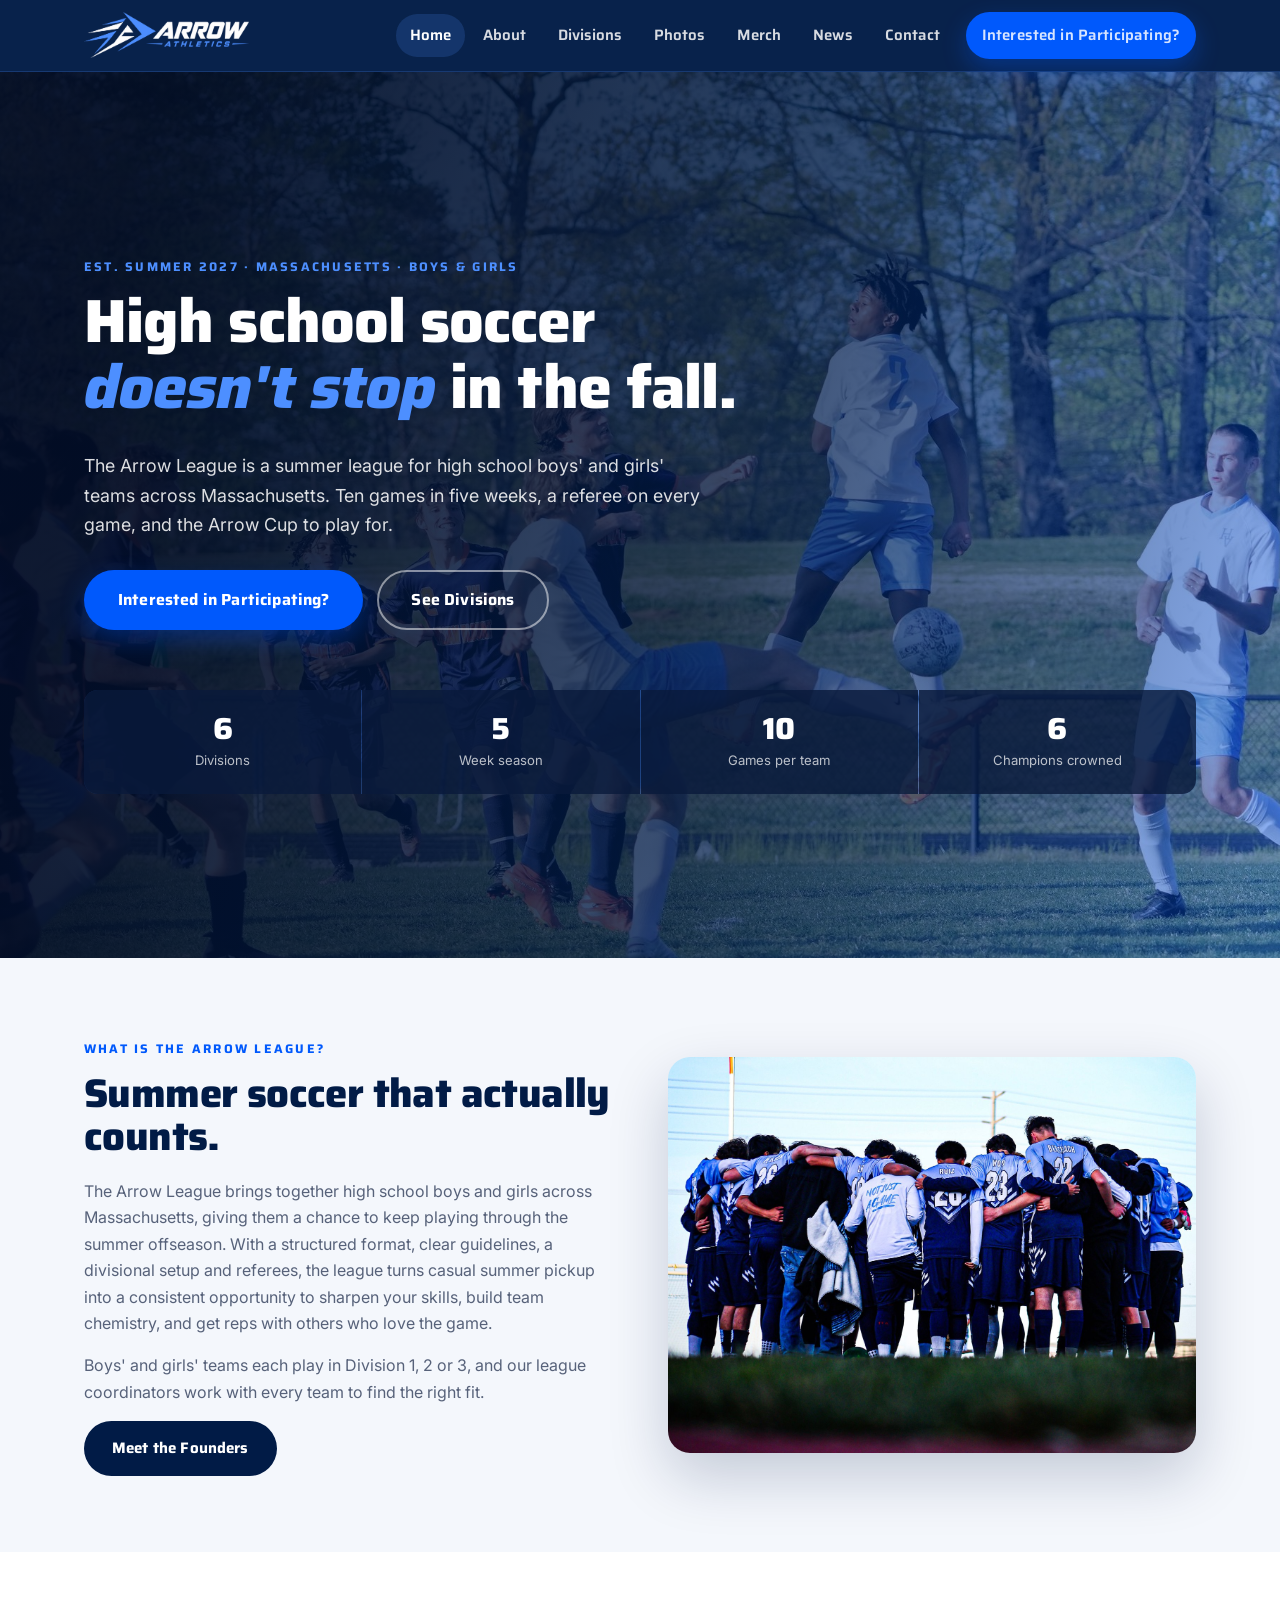
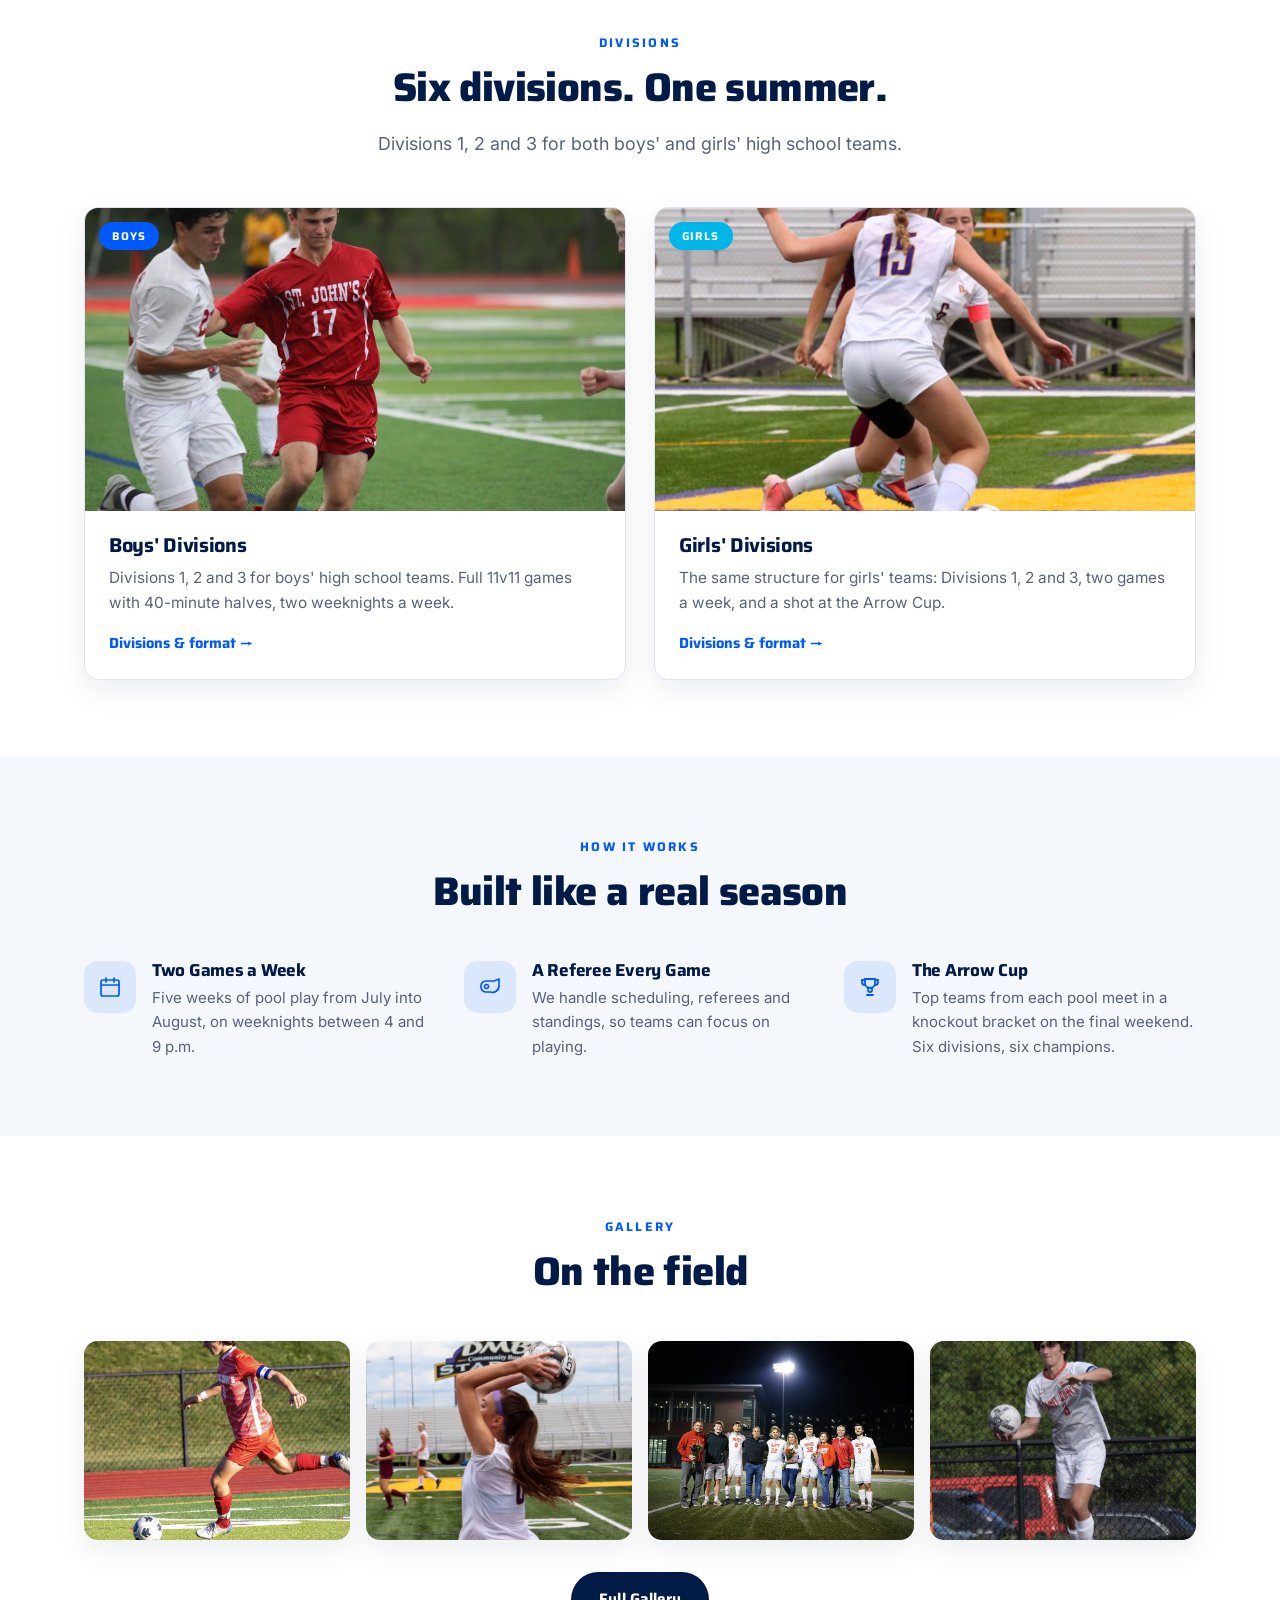
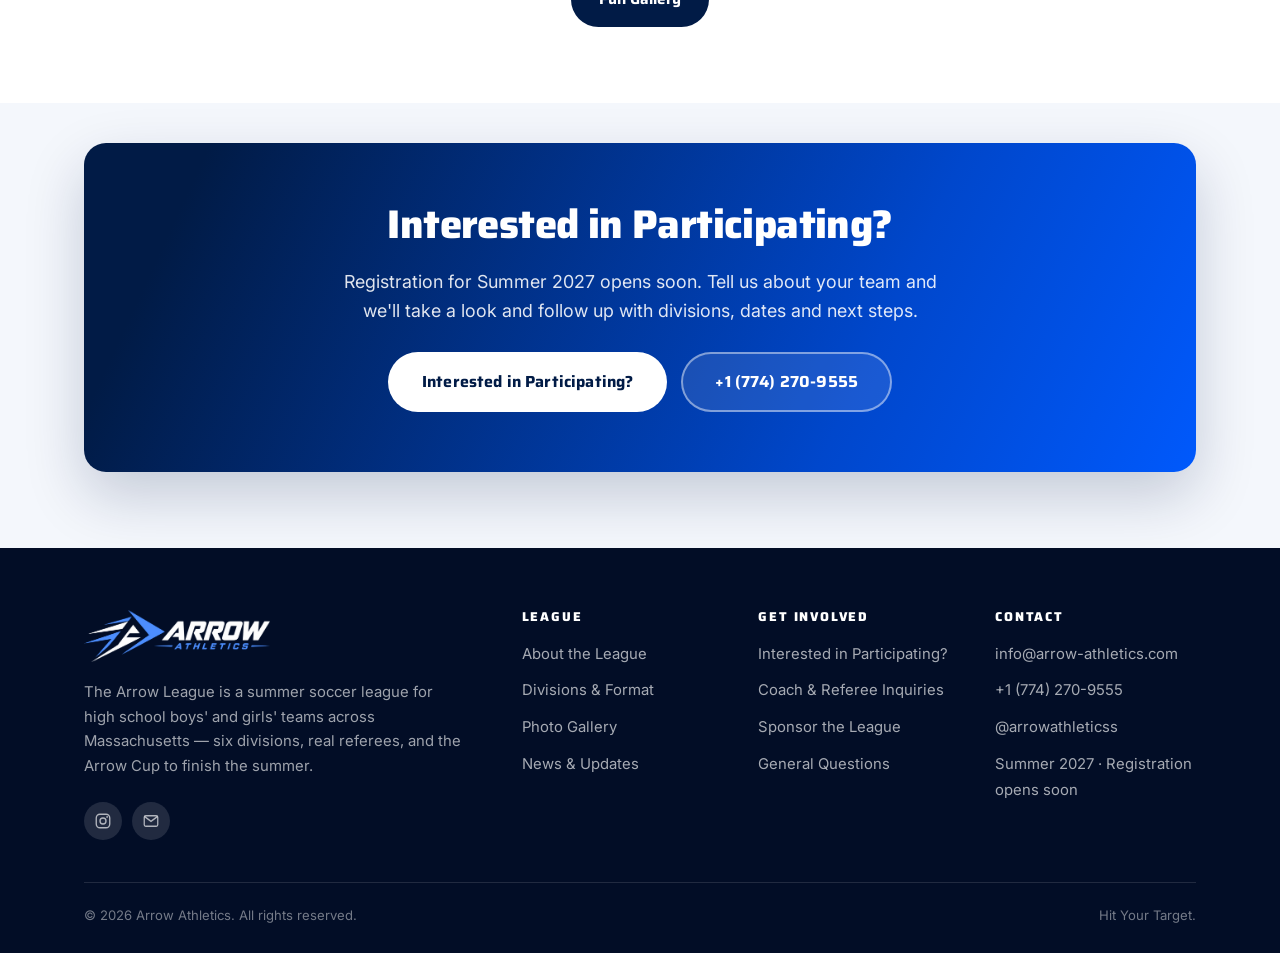
<file: index.html>
<!doctype html>
<html lang="en">
<head>
<meta charset="UTF-8">
<meta name="viewport" content="width=device-width, initial-scale=1.0">
<title>Home | Arrow Athletics</title>
<meta name="description" content="The Arrow League is a summer soccer league for high school boys' and girls' teams across Massachusetts: six divisions, ten games in five weeks, and the Arrow Cup.">
<link rel="icon" href="images/favicon.png" type="image/png">
<link rel="apple-touch-icon" href="images/apple-touch-icon.png">
<link rel="preconnect" href="https://fonts.googleapis.com">
<link rel="preconnect" href="https://fonts.gstatic.com" crossorigin>
<link href="https://fonts.googleapis.com/css2?family=Saira:ital,wght@0,500;0,600;0,700;0,800;1,700;1,800&family=Inter:wght@400;500;600&display=swap" rel="stylesheet">
<link rel="stylesheet" href="css/style.css">
<meta property="og:title" content="Home | Arrow Athletics">
<meta property="og:description" content="The Arrow League is a summer soccer league for high school boys' and girls' teams across Massachusetts: six divisions, ten games in five weeks, and the Arrow Cup.">
<meta property="og:image" content="https://arrow-athletics.com/images/logo.png">
<meta property="og:type" content="website">
<meta name="theme-color" content="#011B46">
</head>
<body>
<a class="skip-link" href="#main">Skip to content</a>
<header class="site-header">
  <div class="nav-wrap">
    <a href="index.html" class="brand" aria-label="Arrow Athletics home">
      <img src="images/logo-white.png" alt="Arrow Athletics" class="brand-logo">
    </a>
    <nav>
      <ul class="nav-links">
        <li><a href="index.html" class="active">Home</a></li>
        <li><a href="about.html">About</a></li>
        <li><a href="programs.html">Divisions</a></li>
        <li><a href="photos.html">Photos</a></li>
        <li><a href="merch.html">Merch</a></li>
        <li><a href="blog.html">News</a></li>
        <li><a href="contact.html">Contact</a></li>
        <li class="nav-cta"><a href="register.html" class="btn btn-primary btn-sm">Interested in Participating?</a></li>
      </ul>
    </nav>
    <button class="nav-toggle" aria-label="Toggle navigation" aria-expanded="false">
      <span></span><span></span><span></span>
    </button>
  </div>
</header>
<main id="main">

<section class="hero">
  <div class="hero-bg" style="background-image:url('images/hero.jpg')"></div>
  <div class="hero-overlay"></div>
  <div class="hero-inner">
    <p class="eyebrow light">Est. Summer 2027 &middot; Massachusetts &middot; Boys &amp; Girls</p>
    <h1>High school soccer<br><span class="accent">doesn't stop</span> in the fall.</h1>
    <p class="lede">The Arrow League is a summer league for high school boys' and girls' teams across Massachusetts. Ten games in five weeks, a referee on every game, and the Arrow Cup to play for.</p>
    <div class="hero-actions">
      <a href="register.html" class="btn btn-primary btn-lg">Interested in Participating?</a>
      <a href="programs.html" class="btn btn-outline btn-lg">See Divisions</a>
    </div>
    <div class="stat-strip">
      <div class="stat-item"><strong>6</strong><span>Divisions</span></div>
      <div class="stat-item"><strong>5</strong><span>Week season</span></div>
      <div class="stat-item"><strong>10</strong><span>Games per team</span></div>
      <div class="stat-item"><strong>6</strong><span>Champions crowned</span></div>
    </div>
  </div>
</section>

<section>
  <div class="container">
    <div class="split">
      <div>
        <p class="eyebrow">What is the Arrow League?</p>
        <h2>Summer soccer that actually counts.</h2>
        <p>The Arrow League brings together high school boys and girls across Massachusetts, giving them a chance to keep playing through the summer offseason. With a structured format, clear guidelines, a divisional setup and referees, the league turns casual summer pickup into a consistent opportunity to sharpen your skills, build team chemistry, and get reps with others who love the game.</p>
        <p>Boys' and girls' teams each play in Division 1, 2 or 3, and our league coordinators work with every team to find the right fit.</p>
        <a href="about.html" class="btn btn-navy">Meet the Founders</a>
      </div>
      <div class="split-media">
        <img src="images/about.jpg" alt="High school team huddle before a game" loading="lazy">
      </div>
    </div>
  </div>
</section>

<section class="band">
  <div class="container">
    <div class="center stack">
      <p class="eyebrow">Divisions</p>
      <h2>Six divisions. One summer.</h2>
      <p class="lede mx-auto">Divisions 1, 2 and 3 for both boys' and girls' high school teams.</p>
    </div>
    <div class="grid grid-2">
      <article class="card card-feature">
        <a class="card-media" href="programs.html#boys"><img src="images/gallery/gallery-16.jpg" alt="Boys high school soccer action" loading="lazy"><span class="tag tag-boys">Boys</span></a>
        <div class="card-body">
          <h3>Boys' Divisions</h3>
          <p>Divisions 1, 2 and 3 for boys' high school teams. Full 11v11 games with 40-minute halves, two weeknights a week.</p>
          <a class="more-link" href="programs.html#boys">Divisions &amp; format &rarr;</a>
        </div>
      </article>
      <article class="card card-feature">
        <a class="card-media" href="programs.html#girls"><img src="images/gallery/gallery-3.jpg" alt="Girls high school soccer action" loading="lazy"><span class="tag tag-girls">Girls</span></a>
        <div class="card-body">
          <h3>Girls' Divisions</h3>
          <p>The same structure for girls' teams: Divisions 1, 2 and 3, two games a week, and a shot at the Arrow Cup.</p>
          <a class="more-link" href="programs.html#girls">Divisions &amp; format &rarr;</a>
        </div>
      </article>
    </div>
  </div>
</section>

<section>
  <div class="container">
    <div class="center stack">
      <p class="eyebrow">How it works</p>
      <h2>Built like a real season</h2>
    </div>
    <div class="grid grid-3">
      <div class="feature">
        <div class="feature-icon"><svg width="24" height="24" viewBox="0 0 24 24" fill="none"><rect x="3" y="5" width="18" height="16" rx="2" stroke="currentColor" stroke-width="1.7"/><path d="M3 10h18M8 3v4M16 3v4" stroke="currentColor" stroke-width="1.7" stroke-linecap="round"/></svg></div>
        <div><h3>Two Games a Week</h3><p>Five weeks of pool play from July into August, on weeknights between 4 and 9 p.m.</p></div>
      </div>
      <div class="feature">
        <div class="feature-icon"><svg width="24" height="24" viewBox="0 0 24 24" fill="none"><path d="M3 11a5 5 0 015-5h8l5-2v6.5A6.5 6.5 0 0112.5 17H8a5 5 0 01-5-5z" stroke="currentColor" stroke-width="1.7" stroke-linejoin="round"/><circle cx="8.5" cy="11.5" r="2" stroke="currentColor" stroke-width="1.6"/></svg></div>
        <div><h3>A Referee Every Game</h3><p>We handle scheduling, referees and standings, so teams can focus on playing.</p></div>
      </div>
      <div class="feature">
        <div class="feature-icon"><svg width="24" height="24" viewBox="0 0 24 24" fill="none"><path d="M7 4h10v4a5 5 0 01-10 0V4z" stroke="currentColor" stroke-width="1.8"/><path d="M7 5H4v2a3 3 0 003 3M17 5h3v2a3 3 0 01-3 3" stroke="currentColor" stroke-width="1.8" stroke-linecap="round"/><path d="M10 13v2a2 2 0 002 2 2 2 0 002-2v-2M9 20h6" stroke="currentColor" stroke-width="1.8" stroke-linecap="round"/></svg></div>
        <div><h3>The Arrow Cup</h3><p>Top teams from each pool meet in a knockout bracket on the final weekend. Six divisions, six champions.</p></div>
      </div>
    </div>
  </div>
</section>

<section class="band">
  <div class="container">
    <div class="center stack">
      <p class="eyebrow">Gallery</p>
      <h2>On the field</h2>
    </div>
    <div class="grid grid-4 tight">
      <a href="photos.html" class="thumb"><img src="images/gallery/gallery-18.jpg" alt="High school soccer photo" loading="lazy"></a><a href="photos.html" class="thumb"><img src="images/gallery/gallery-5.jpg" alt="High school soccer photo" loading="lazy"></a><a href="photos.html" class="thumb"><img src="images/gallery/gallery-15.jpg" alt="High school soccer photo" loading="lazy"></a><a href="photos.html" class="thumb"><img src="images/gallery/gallery-17.jpg" alt="High school soccer photo" loading="lazy"></a>
    </div>
    <div class="center" style="margin-top:32px;"><a href="photos.html" class="btn btn-navy">Full Gallery</a></div>
  </div>
</section>

<section class="section-tight">
  <div class="container">
    <div class="cta-banner">
      <h2>Interested in Participating?</h2>
      <p class="lede mx-auto">Registration for Summer 2027 opens soon. Tell us about your team and we'll take a look and follow up with divisions, dates and next steps.</p>
      <div class="cta-actions">
        <a href="register.html" class="btn btn-white btn-lg">Interested in Participating?</a>
        <a href="tel:+17742709555" class="btn btn-ghost btn-lg">+1 (774) 270-9555</a>
      </div>
    </div>
  </div>
</section>
</main>
<footer class="site-footer">
  <div class="container">
    <div class="footer-grid">
      <div>
        <img src="images/logo-white.png" alt="Arrow Athletics" class="footer-logo">
        <p>The Arrow League is a summer soccer league for high school boys' and girls' teams across Massachusetts &mdash; six divisions, real referees, and the Arrow Cup to finish the summer.</p>
        <div class="social-row">
          <a href="https://instagram.com/arrowathleticss" aria-label="Instagram" title="@arrowathleticss on Instagram" target="_blank" rel="noopener">
            <svg width="18" height="18" viewBox="0 0 24 24" fill="none"><rect x="3" y="3" width="18" height="18" rx="5" stroke="currentColor" stroke-width="1.8"/><circle cx="12" cy="12" r="4" stroke="currentColor" stroke-width="1.8"/><circle cx="17.5" cy="6.5" r="1.2" fill="currentColor"/></svg>
          </a>
          <a href="mailto:info@arrow-athletics.com" aria-label="Email us" title="Email us">
            <svg width="18" height="18" viewBox="0 0 24 24" fill="none"><rect x="3" y="5" width="18" height="14" rx="2" stroke="currentColor" stroke-width="1.7"/><path d="M4 6.5l8 6 8-6" stroke="currentColor" stroke-width="1.7" stroke-linecap="round"/></svg>
          </a>
        </div>
      </div>
      <div>
        <h4>League</h4>
        <ul>
          <li><a href="about.html">About the League</a></li>
          <li><a href="programs.html">Divisions &amp; Format</a></li>
          <li><a href="photos.html">Photo Gallery</a></li>
          <li><a href="blog.html">News &amp; Updates</a></li>
        </ul>
      </div>
      <div>
        <h4>Get Involved</h4>
        <ul>
          <li><a href="register.html">Interested in Participating?</a></li>
          <li><a href="contact.html">Coach &amp; Referee Inquiries</a></li>
          <li><a href="contact.html">Sponsor the League</a></li>
          <li><a href="contact.html">General Questions</a></li>
        </ul>
      </div>
      <div>
        <h4>Contact</h4>
        <ul>
          <li><a href="mailto:info@arrow-athletics.com">info@arrow-athletics.com</a></li>
          <li><a href="tel:+17742709555">+1 (774) 270-9555</a></li>
          <li><a href="https://instagram.com/arrowathleticss" target="_blank" rel="noopener">@arrowathleticss</a></li>
          <li><span>Summer 2027 &middot; Registration opens soon</span></li>
        </ul>
      </div>
    </div>
    <div class="footer-bottom">
      <span>&copy; <span data-year>2026</span> Arrow Athletics. All rights reserved.</span>
      <span>Hit Your Target.</span>
    </div>
  </div>
</footer>
<script src="js/main.js"></script>
</body>
</html>
</file>
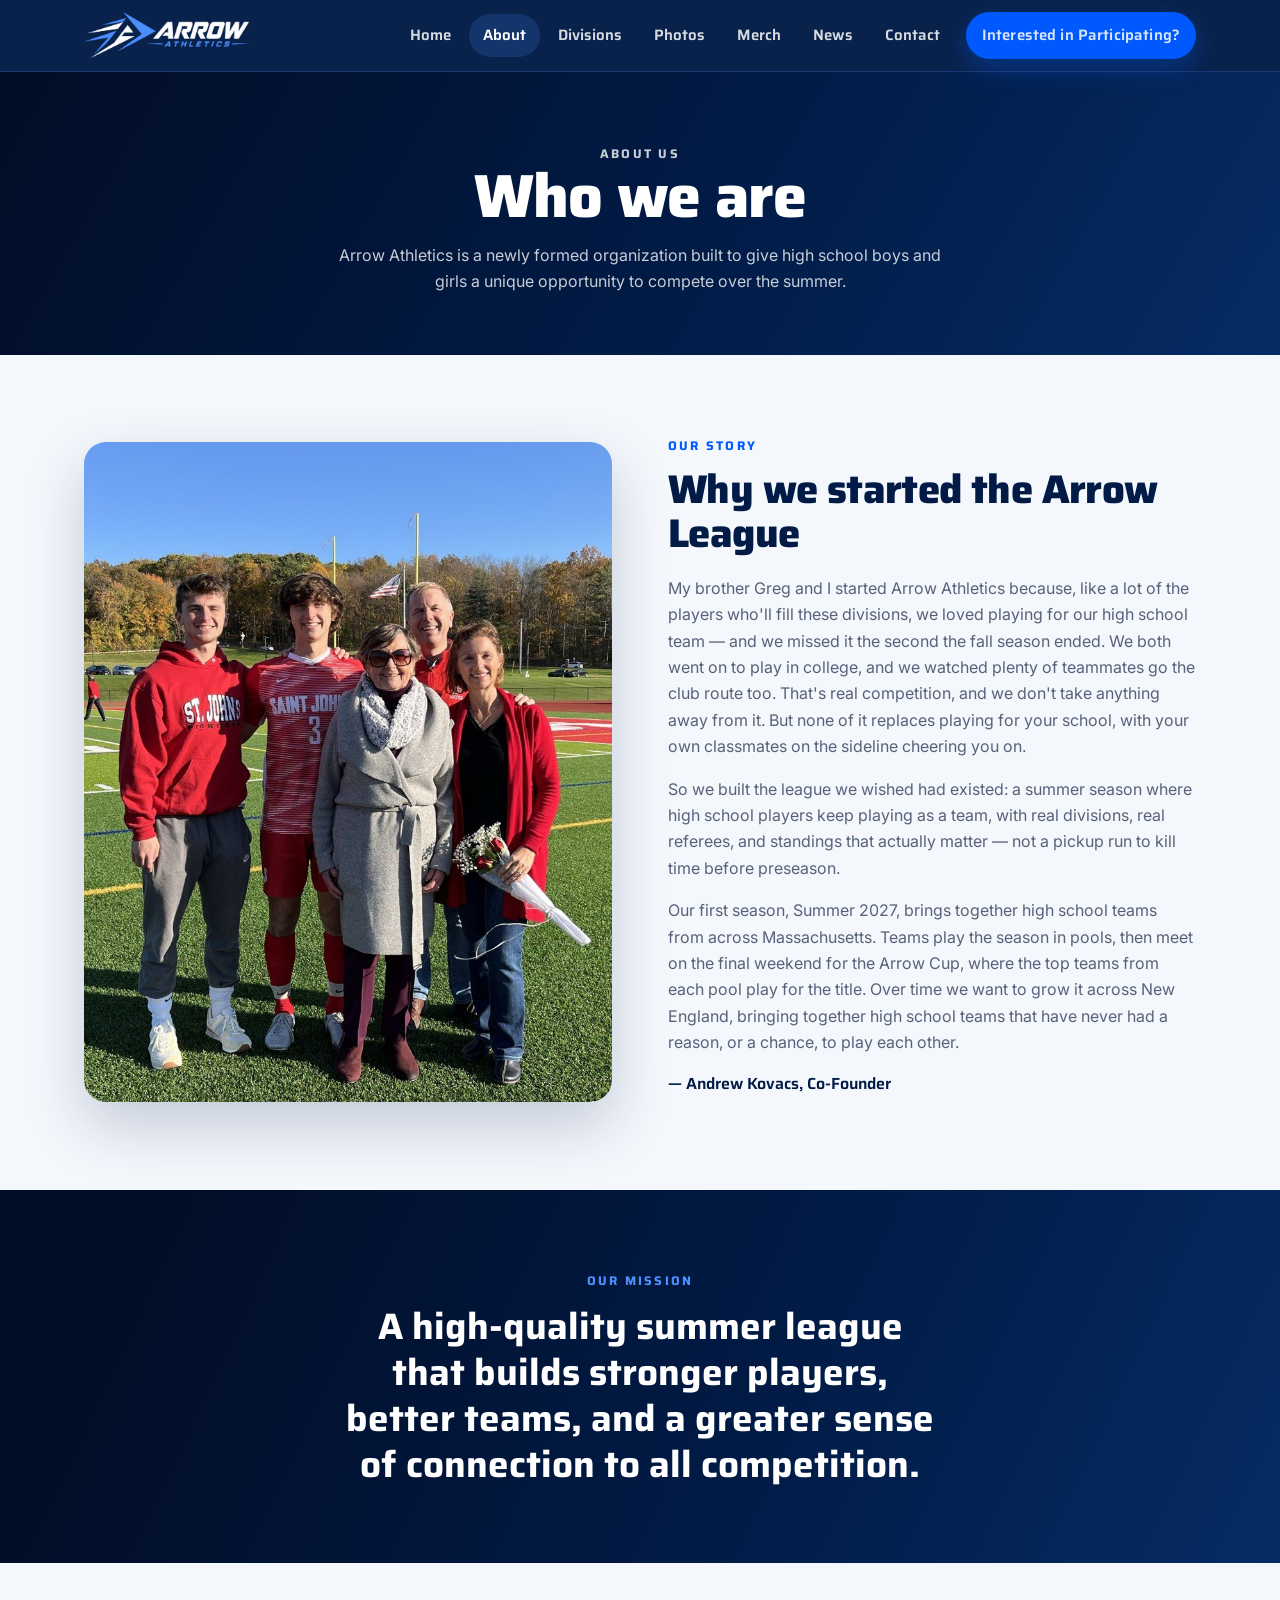
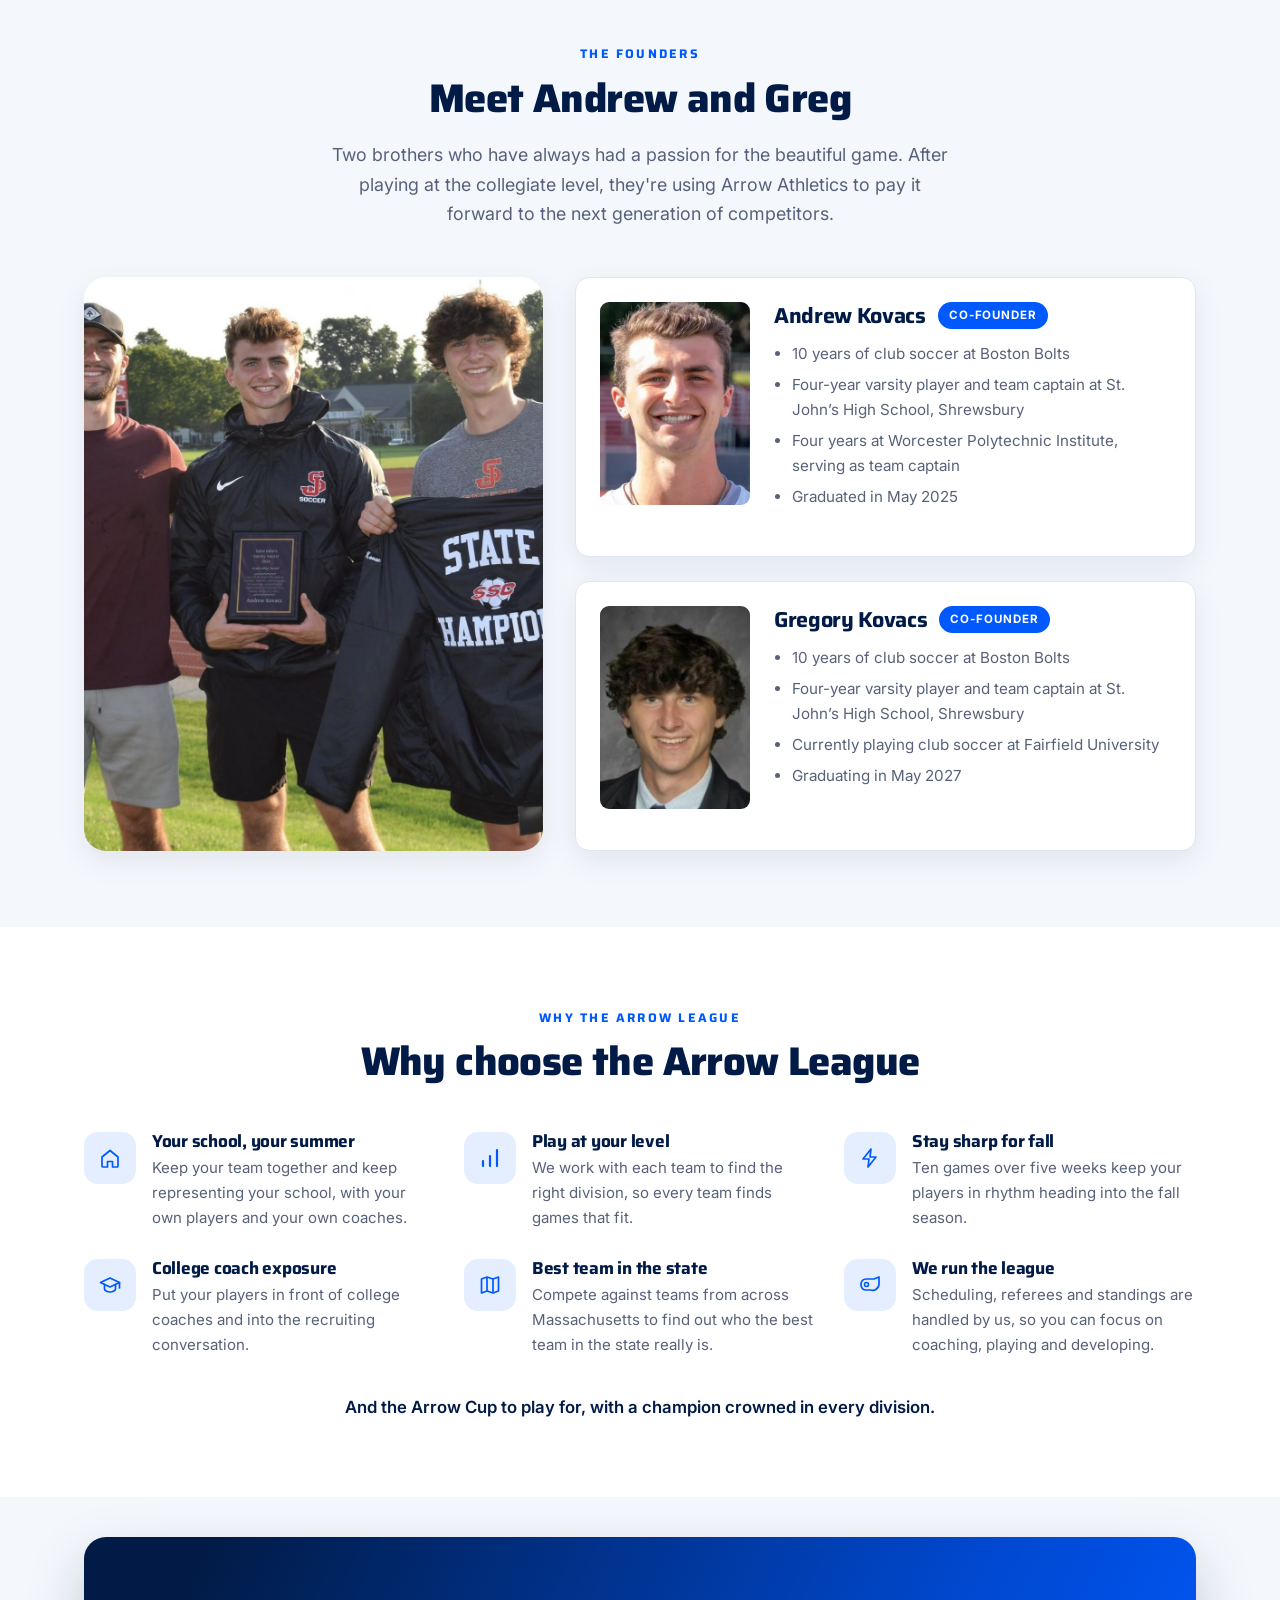
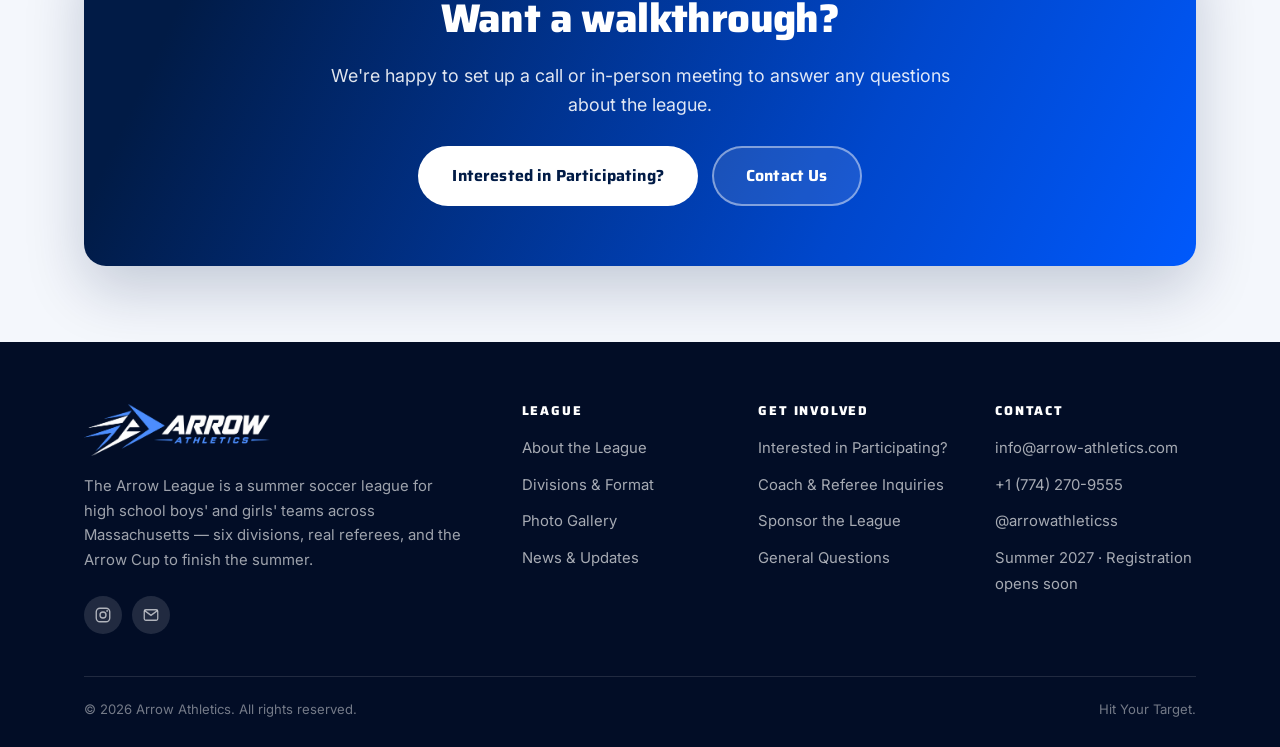
<file: about.html>
<!doctype html>
<html lang="en">
<head>
<meta charset="UTF-8">
<meta name="viewport" content="width=device-width, initial-scale=1.0">
<title>About | Arrow Athletics</title>
<meta name="description" content="Who we are: Arrow Athletics was founded by brothers Andrew and Greg Kovacs to give high school players in Massachusetts a real summer league.">
<link rel="icon" href="images/favicon.png" type="image/png">
<link rel="apple-touch-icon" href="images/apple-touch-icon.png">
<link rel="preconnect" href="https://fonts.googleapis.com">
<link rel="preconnect" href="https://fonts.gstatic.com" crossorigin>
<link href="https://fonts.googleapis.com/css2?family=Saira:ital,wght@0,500;0,600;0,700;0,800;1,700;1,800&family=Inter:wght@400;500;600&display=swap" rel="stylesheet">
<link rel="stylesheet" href="css/style.css">
<meta property="og:title" content="About | Arrow Athletics">
<meta property="og:description" content="Who we are: Arrow Athletics was founded by brothers Andrew and Greg Kovacs to give high school players in Massachusetts a real summer league.">
<meta property="og:image" content="https://arrow-athletics.com/images/logo.png">
<meta property="og:type" content="website">
<meta name="theme-color" content="#011B46">
</head>
<body>
<a class="skip-link" href="#main">Skip to content</a>
<header class="site-header">
  <div class="nav-wrap">
    <a href="index.html" class="brand" aria-label="Arrow Athletics home">
      <img src="images/logo-white.png" alt="Arrow Athletics" class="brand-logo">
    </a>
    <nav>
      <ul class="nav-links">
        <li><a href="index.html">Home</a></li>
        <li><a href="about.html" class="active">About</a></li>
        <li><a href="programs.html">Divisions</a></li>
        <li><a href="photos.html">Photos</a></li>
        <li><a href="merch.html">Merch</a></li>
        <li><a href="blog.html">News</a></li>
        <li><a href="contact.html">Contact</a></li>
        <li class="nav-cta"><a href="register.html" class="btn btn-primary btn-sm">Interested in Participating?</a></li>
      </ul>
    </nav>
    <button class="nav-toggle" aria-label="Toggle navigation" aria-expanded="false">
      <span></span><span></span><span></span>
    </button>
  </div>
</header>
<main id="main">

<section class="page-hero">
  <div class="container">
    <p class="breadcrumb">About Us</p>
    <h1>Who we are</h1>
    <p>Arrow Athletics is a newly formed organization built to give high school boys and girls a unique opportunity to compete over the summer.</p>
  </div>
</section>

<section>
  <div class="container">
    <div class="split">
      <div class="split-media">
        <img class="tall-photo" src="images/gallery/gallery-13.jpg" alt="Two St. John's players with family on the field on a fall day" loading="lazy">
      </div>
      <div>
        <p class="eyebrow">Our Story</p>
        <h2>Why we started the Arrow League</h2>
        <p>My brother Greg and I started Arrow Athletics because, like a lot of the players who'll fill these divisions, we loved playing for our high school team &mdash; and we missed it the second the fall season ended. We both went on to play in college, and we watched plenty of teammates go the club route too. That's real competition, and we don't take anything away from it. But none of it replaces playing for your school, with your own classmates on the sideline cheering you on.</p>
        <p>So we built the league we wished had existed: a summer season where high school players keep playing as a team, with real divisions, real referees, and standings that actually matter &mdash; not a pickup run to kill time before preseason.</p>
        <p>Our first season, Summer 2027, brings together high school teams from across Massachusetts. Teams play the season in pools, then meet on the final weekend for the Arrow Cup, where the top teams from each pool play for the title. Over time we want to grow it across New England, bringing together high school teams that have never had a reason, or a chance, to play each other.</p>
        <p class="signoff">&mdash; Andrew Kovacs, Co-Founder</p>
      </div>
    </div>
  </div>
</section>

<section class="mission-band">
  <div class="container narrow center">
    <p class="eyebrow light">Our Mission</p>
    <p class="mission-text">A high-quality summer league that builds stronger players, better teams, and a greater sense of connection to all competition.</p>
  </div>
</section>

<section>
  <div class="container">
    <div class="center stack">
      <p class="eyebrow">The Founders</p>
      <h2>Meet Andrew and Greg</h2>
      <p class="lede mx-auto">Two brothers who have always had a passion for the beautiful game. After playing at the collegiate level, they're using Arrow Athletics to pay it forward to the next generation of competitors.</p>
    </div>
    <div class="founders">
      <div class="founders-photo">
        <img src="images/gallery/gallery-14.jpg" alt="Andrew smiling with a leadership award plaque between two teammates, one holding a State Champions jacket" loading="lazy">
      </div>
      <div class="founders-cards">
      <article class="founder-card">
        <img src="images/team/andrew.jpg" alt="Andrew Kovacs headshot" loading="lazy">
        <div>
          <div class="founder-head"><h3>Andrew Kovacs</h3><span class="role-pill">Co-Founder</span></div>
          <ul class="founder-list"><li>10 years of club soccer at Boston Bolts</li><li>Four-year varsity player and team captain at St. John&rsquo;s High School, Shrewsbury</li><li>Four years at Worcester Polytechnic Institute, serving as team captain</li><li>Graduated in May 2025</li></ul>
        </div>
      </article><article class="founder-card">
        <img src="images/team/greg.jpg" alt="Gregory Kovacs headshot" loading="lazy">
        <div>
          <div class="founder-head"><h3>Gregory Kovacs</h3><span class="role-pill">Co-Founder</span></div>
          <ul class="founder-list"><li>10 years of club soccer at Boston Bolts</li><li>Four-year varsity player and team captain at St. John&rsquo;s High School, Shrewsbury</li><li>Currently playing club soccer at Fairfield University</li><li>Graduating in May 2027</li></ul>
        </div>
      </article>
      </div>
    </div>
  </div>
</section>

<section class="band">
  <div class="container">
    <div class="center stack">
      <p class="eyebrow">Why the Arrow League</p>
      <h2>Why choose the Arrow League</h2>
    </div>
    <div class="grid grid-3">
      <div class="feature"><div class="feature-icon"><svg width="24" height="24" viewBox="0 0 24 24" fill="none"><path d="M4 11l8-6.5 8 6.5V20a1 1 0 01-1 1h-4.5v-5.5h-5V21H5a1 1 0 01-1-1v-9z" stroke="currentColor" stroke-width="1.7" stroke-linejoin="round"/></svg></div><div><h3>Your school, your summer</h3><p>Keep your team together and keep representing your school, with your own players and your own coaches.</p></div></div>
      <div class="feature"><div class="feature-icon"><svg width="24" height="24" viewBox="0 0 24 24" fill="none"><path d="M5 20v-5M12 20V10M19 20V4" stroke="currentColor" stroke-width="2.2" stroke-linecap="round"/></svg></div><div><h3>Play at your level</h3><p>We work with each team to find the right division, so every team finds games that fit.</p></div></div>
      <div class="feature"><div class="feature-icon"><svg width="24" height="24" viewBox="0 0 24 24" fill="none"><path d="M13 3L5 13h6l-1 8 8-10h-6l1-8z" stroke="currentColor" stroke-width="1.7" stroke-linejoin="round"/></svg></div><div><h3>Stay sharp for fall</h3><p>Ten games over five weeks keep your players in rhythm heading into the fall season.</p></div></div>
      <div class="feature"><div class="feature-icon"><svg width="24" height="24" viewBox="0 0 24 24" fill="none"><path d="M2.5 9.5L12 5l9.5 4.5L12 14 2.5 9.5z" stroke="currentColor" stroke-width="1.7" stroke-linejoin="round"/><path d="M6.5 11.5V16c0 1.4 2.5 3 5.5 3s5.5-1.6 5.5-3v-4.5M21.5 9.5V15" stroke="currentColor" stroke-width="1.7" stroke-linecap="round"/></svg></div><div><h3>College coach exposure</h3><p>Put your players in front of college coaches and into the recruiting conversation.</p></div></div>
      <div class="feature"><div class="feature-icon"><svg width="24" height="24" viewBox="0 0 24 24" fill="none"><path d="M9 4L3.5 6v14L9 18l6 2 5.5-2V4L15 6 9 4z" stroke="currentColor" stroke-width="1.7" stroke-linejoin="round"/><path d="M9 4v14M15 6v14" stroke="currentColor" stroke-width="1.7"/></svg></div><div><h3>Best team in the state</h3><p>Compete against teams from across Massachusetts to find out who the best team in the state really is.</p></div></div>
      <div class="feature"><div class="feature-icon"><svg width="24" height="24" viewBox="0 0 24 24" fill="none"><path d="M3 11a5 5 0 015-5h8l5-2v6.5A6.5 6.5 0 0112.5 17H8a5 5 0 01-5-5z" stroke="currentColor" stroke-width="1.7" stroke-linejoin="round"/><circle cx="8.5" cy="11.5" r="2" stroke="currentColor" stroke-width="1.6"/></svg></div><div><h3>We run the league</h3><p>Scheduling, referees and standings are handled by us, so you can focus on coaching, playing and developing.</p></div></div>
    </div>
    <p class="center why-close">And the Arrow Cup to play for, with a champion crowned in every division.</p>
  </div>
</section>

<section class="section-tight">
  <div class="container">
    <div class="cta-banner">
      <h2>Want a walkthrough?</h2>
      <p class="lede mx-auto">We're happy to set up a call or in-person meeting to answer any questions about the league.</p>
      <div class="cta-actions">
        <a href="register.html" class="btn btn-white btn-lg">Interested in Participating?</a>
        <a href="contact.html" class="btn btn-ghost btn-lg">Contact Us</a>
      </div>
    </div>
  </div>
</section>
</main>
<footer class="site-footer">
  <div class="container">
    <div class="footer-grid">
      <div>
        <img src="images/logo-white.png" alt="Arrow Athletics" class="footer-logo">
        <p>The Arrow League is a summer soccer league for high school boys' and girls' teams across Massachusetts &mdash; six divisions, real referees, and the Arrow Cup to finish the summer.</p>
        <div class="social-row">
          <a href="https://instagram.com/arrowathleticss" aria-label="Instagram" title="@arrowathleticss on Instagram" target="_blank" rel="noopener">
            <svg width="18" height="18" viewBox="0 0 24 24" fill="none"><rect x="3" y="3" width="18" height="18" rx="5" stroke="currentColor" stroke-width="1.8"/><circle cx="12" cy="12" r="4" stroke="currentColor" stroke-width="1.8"/><circle cx="17.5" cy="6.5" r="1.2" fill="currentColor"/></svg>
          </a>
          <a href="mailto:info@arrow-athletics.com" aria-label="Email us" title="Email us">
            <svg width="18" height="18" viewBox="0 0 24 24" fill="none"><rect x="3" y="5" width="18" height="14" rx="2" stroke="currentColor" stroke-width="1.7"/><path d="M4 6.5l8 6 8-6" stroke="currentColor" stroke-width="1.7" stroke-linecap="round"/></svg>
          </a>
        </div>
      </div>
      <div>
        <h4>League</h4>
        <ul>
          <li><a href="about.html">About the League</a></li>
          <li><a href="programs.html">Divisions &amp; Format</a></li>
          <li><a href="photos.html">Photo Gallery</a></li>
          <li><a href="blog.html">News &amp; Updates</a></li>
        </ul>
      </div>
      <div>
        <h4>Get Involved</h4>
        <ul>
          <li><a href="register.html">Interested in Participating?</a></li>
          <li><a href="contact.html">Coach &amp; Referee Inquiries</a></li>
          <li><a href="contact.html">Sponsor the League</a></li>
          <li><a href="contact.html">General Questions</a></li>
        </ul>
      </div>
      <div>
        <h4>Contact</h4>
        <ul>
          <li><a href="mailto:info@arrow-athletics.com">info@arrow-athletics.com</a></li>
          <li><a href="tel:+17742709555">+1 (774) 270-9555</a></li>
          <li><a href="https://instagram.com/arrowathleticss" target="_blank" rel="noopener">@arrowathleticss</a></li>
          <li><span>Summer 2027 &middot; Registration opens soon</span></li>
        </ul>
      </div>
    </div>
    <div class="footer-bottom">
      <span>&copy; <span data-year>2026</span> Arrow Athletics. All rights reserved.</span>
      <span>Hit Your Target.</span>
    </div>
  </div>
</footer>
<script src="js/main.js"></script>
</body>
</html>
</file>
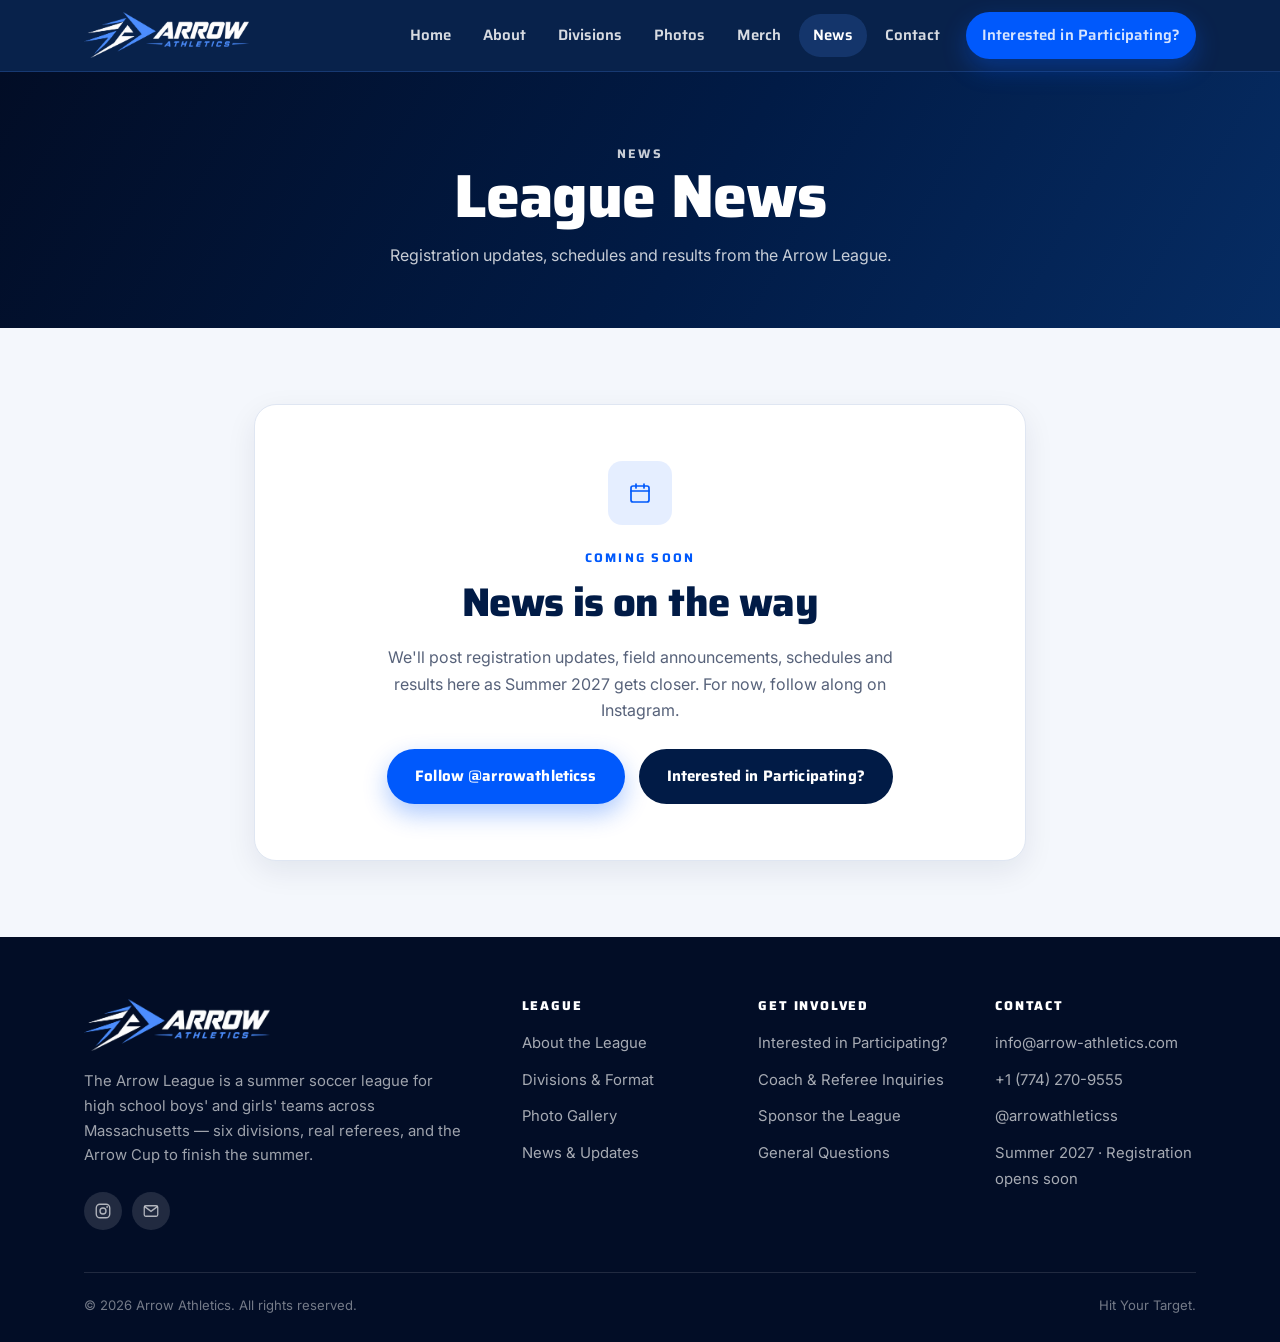
<file: blog.html>
<!doctype html>
<html lang="en">
<head>
<meta charset="UTF-8">
<meta name="viewport" content="width=device-width, initial-scale=1.0">
<title>News | Arrow Athletics</title>
<meta name="description" content="News and updates from the Arrow League, coming soon.">
<link rel="icon" href="images/favicon.png" type="image/png">
<link rel="apple-touch-icon" href="images/apple-touch-icon.png">
<link rel="preconnect" href="https://fonts.googleapis.com">
<link rel="preconnect" href="https://fonts.gstatic.com" crossorigin>
<link href="https://fonts.googleapis.com/css2?family=Saira:ital,wght@0,500;0,600;0,700;0,800;1,700;1,800&family=Inter:wght@400;500;600&display=swap" rel="stylesheet">
<link rel="stylesheet" href="css/style.css">
<meta property="og:title" content="News | Arrow Athletics">
<meta property="og:description" content="News and updates from the Arrow League, coming soon.">
<meta property="og:image" content="https://arrow-athletics.com/images/logo.png">
<meta property="og:type" content="website">
<meta name="theme-color" content="#011B46">
</head>
<body>
<a class="skip-link" href="#main">Skip to content</a>
<header class="site-header">
  <div class="nav-wrap">
    <a href="index.html" class="brand" aria-label="Arrow Athletics home">
      <img src="images/logo-white.png" alt="Arrow Athletics" class="brand-logo">
    </a>
    <nav>
      <ul class="nav-links">
        <li><a href="index.html">Home</a></li>
        <li><a href="about.html">About</a></li>
        <li><a href="programs.html">Divisions</a></li>
        <li><a href="photos.html">Photos</a></li>
        <li><a href="merch.html">Merch</a></li>
        <li><a href="blog.html" class="active">News</a></li>
        <li><a href="contact.html">Contact</a></li>
        <li class="nav-cta"><a href="register.html" class="btn btn-primary btn-sm">Interested in Participating?</a></li>
      </ul>
    </nav>
    <button class="nav-toggle" aria-label="Toggle navigation" aria-expanded="false">
      <span></span><span></span><span></span>
    </button>
  </div>
</header>
<main id="main">

<section class="page-hero">
  <div class="container">
    <p class="breadcrumb">News</p>
    <h1>League News</h1>
    <p>Registration updates, schedules and results from the Arrow League.</p>
  </div>
</section>

<section>
  <div class="container narrow">
    <div class="coming-soon">
      <div class="feature-icon"><svg width="24" height="24" viewBox="0 0 24 24" fill="none"><rect x="3" y="5" width="18" height="16" rx="2" stroke="currentColor" stroke-width="1.7"/><path d="M3 10h18M8 3v4M16 3v4" stroke="currentColor" stroke-width="1.7" stroke-linecap="round"/></svg></div>
      <p class="eyebrow">Coming Soon</p>
      <h2>News is on the way</h2>
      <p>We'll post registration updates, field announcements, schedules and results here as Summer 2027 gets closer. For now, follow along on Instagram.</p>
      <div class="cta-actions">
        <a href="https://instagram.com/arrowathleticss" class="btn btn-primary" target="_blank" rel="noopener">Follow @arrowathleticss</a>
        <a href="register.html" class="btn btn-navy">Interested in Participating?</a>
      </div>
    </div>
  </div>
</section>
</main>
<footer class="site-footer">
  <div class="container">
    <div class="footer-grid">
      <div>
        <img src="images/logo-white.png" alt="Arrow Athletics" class="footer-logo">
        <p>The Arrow League is a summer soccer league for high school boys' and girls' teams across Massachusetts &mdash; six divisions, real referees, and the Arrow Cup to finish the summer.</p>
        <div class="social-row">
          <a href="https://instagram.com/arrowathleticss" aria-label="Instagram" title="@arrowathleticss on Instagram" target="_blank" rel="noopener">
            <svg width="18" height="18" viewBox="0 0 24 24" fill="none"><rect x="3" y="3" width="18" height="18" rx="5" stroke="currentColor" stroke-width="1.8"/><circle cx="12" cy="12" r="4" stroke="currentColor" stroke-width="1.8"/><circle cx="17.5" cy="6.5" r="1.2" fill="currentColor"/></svg>
          </a>
          <a href="mailto:info@arrow-athletics.com" aria-label="Email us" title="Email us">
            <svg width="18" height="18" viewBox="0 0 24 24" fill="none"><rect x="3" y="5" width="18" height="14" rx="2" stroke="currentColor" stroke-width="1.7"/><path d="M4 6.5l8 6 8-6" stroke="currentColor" stroke-width="1.7" stroke-linecap="round"/></svg>
          </a>
        </div>
      </div>
      <div>
        <h4>League</h4>
        <ul>
          <li><a href="about.html">About the League</a></li>
          <li><a href="programs.html">Divisions &amp; Format</a></li>
          <li><a href="photos.html">Photo Gallery</a></li>
          <li><a href="blog.html">News &amp; Updates</a></li>
        </ul>
      </div>
      <div>
        <h4>Get Involved</h4>
        <ul>
          <li><a href="register.html">Interested in Participating?</a></li>
          <li><a href="contact.html">Coach &amp; Referee Inquiries</a></li>
          <li><a href="contact.html">Sponsor the League</a></li>
          <li><a href="contact.html">General Questions</a></li>
        </ul>
      </div>
      <div>
        <h4>Contact</h4>
        <ul>
          <li><a href="mailto:info@arrow-athletics.com">info@arrow-athletics.com</a></li>
          <li><a href="tel:+17742709555">+1 (774) 270-9555</a></li>
          <li><a href="https://instagram.com/arrowathleticss" target="_blank" rel="noopener">@arrowathleticss</a></li>
          <li><span>Summer 2027 &middot; Registration opens soon</span></li>
        </ul>
      </div>
    </div>
    <div class="footer-bottom">
      <span>&copy; <span data-year>2026</span> Arrow Athletics. All rights reserved.</span>
      <span>Hit Your Target.</span>
    </div>
  </div>
</footer>
<script src="js/main.js"></script>
</body>
</html>
</file>
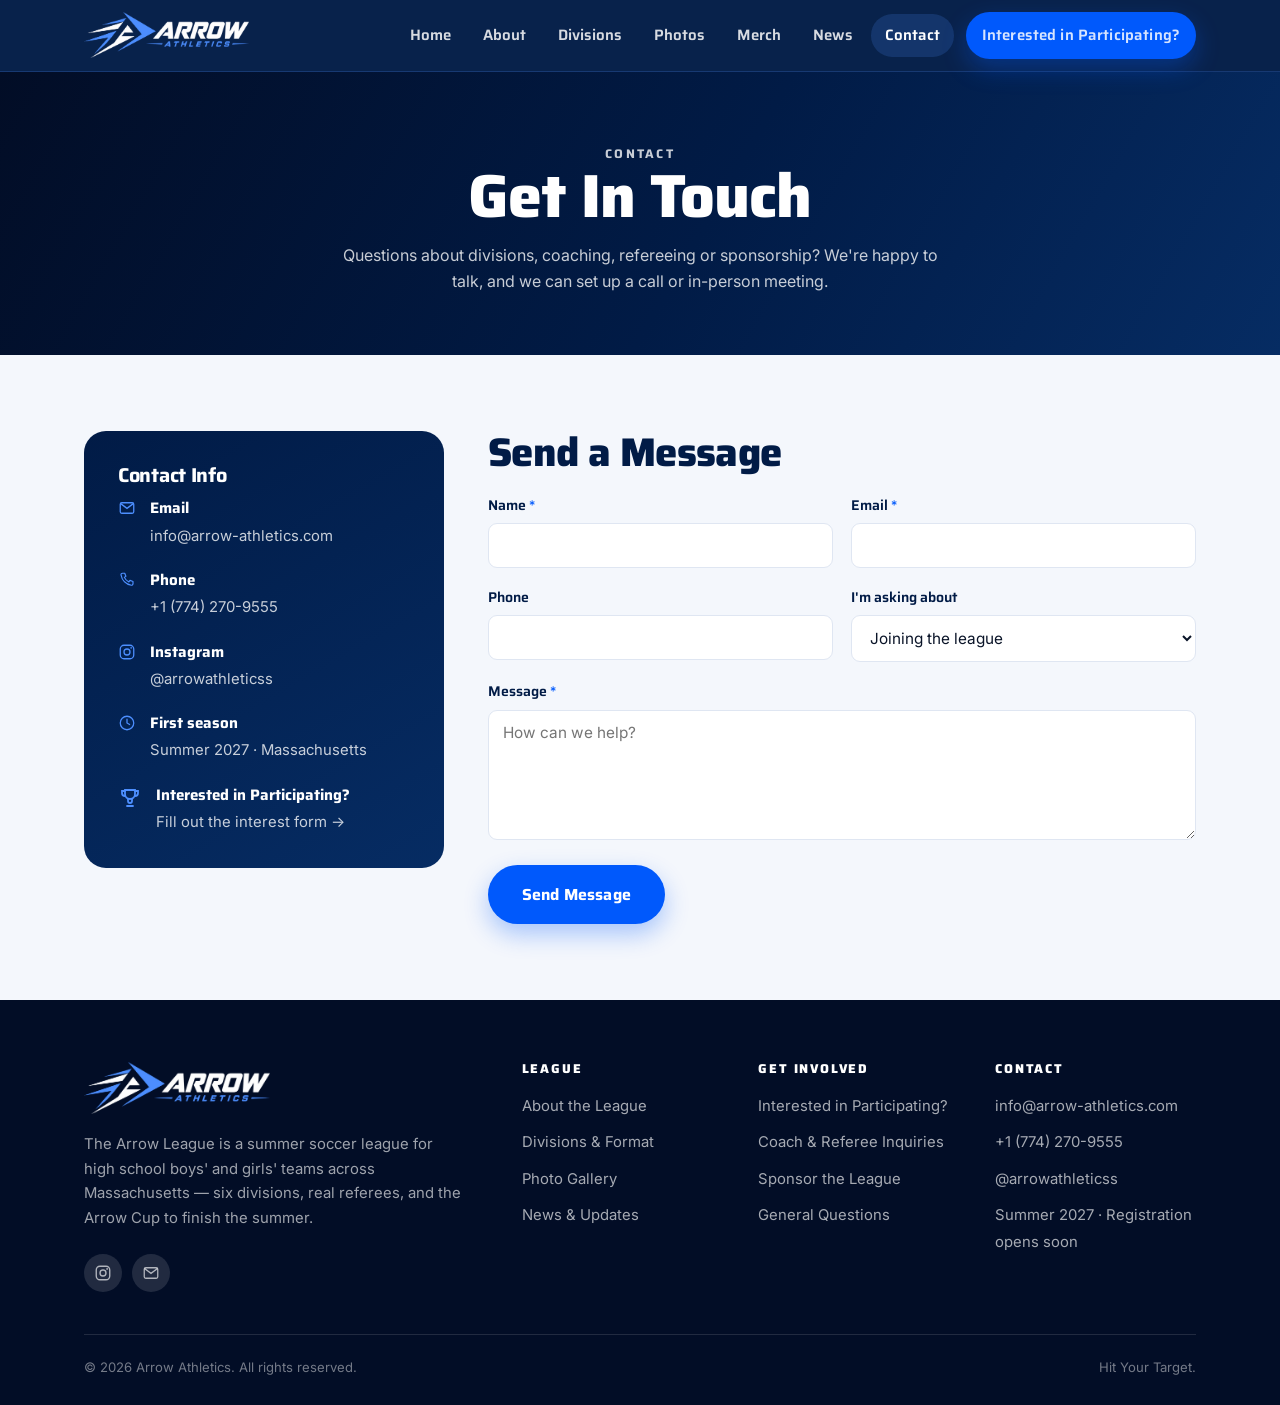
<file: contact.html>
<!doctype html>
<html lang="en">
<head>
<meta charset="UTF-8">
<meta name="viewport" content="width=device-width, initial-scale=1.0">
<title>Contact | Arrow Athletics</title>
<meta name="description" content="Contact Arrow Athletics: email info@arrow-athletics.com or call +1 (774) 270-9555.">
<link rel="icon" href="images/favicon.png" type="image/png">
<link rel="apple-touch-icon" href="images/apple-touch-icon.png">
<link rel="preconnect" href="https://fonts.googleapis.com">
<link rel="preconnect" href="https://fonts.gstatic.com" crossorigin>
<link href="https://fonts.googleapis.com/css2?family=Saira:ital,wght@0,500;0,600;0,700;0,800;1,700;1,800&family=Inter:wght@400;500;600&display=swap" rel="stylesheet">
<link rel="stylesheet" href="css/style.css">
<meta property="og:title" content="Contact | Arrow Athletics">
<meta property="og:description" content="Contact Arrow Athletics: email info@arrow-athletics.com or call +1 (774) 270-9555.">
<meta property="og:image" content="https://arrow-athletics.com/images/logo.png">
<meta property="og:type" content="website">
<meta name="theme-color" content="#011B46">
</head>
<body>
<a class="skip-link" href="#main">Skip to content</a>
<header class="site-header">
  <div class="nav-wrap">
    <a href="index.html" class="brand" aria-label="Arrow Athletics home">
      <img src="images/logo-white.png" alt="Arrow Athletics" class="brand-logo">
    </a>
    <nav>
      <ul class="nav-links">
        <li><a href="index.html">Home</a></li>
        <li><a href="about.html">About</a></li>
        <li><a href="programs.html">Divisions</a></li>
        <li><a href="photos.html">Photos</a></li>
        <li><a href="merch.html">Merch</a></li>
        <li><a href="blog.html">News</a></li>
        <li><a href="contact.html" class="active">Contact</a></li>
        <li class="nav-cta"><a href="register.html" class="btn btn-primary btn-sm">Interested in Participating?</a></li>
      </ul>
    </nav>
    <button class="nav-toggle" aria-label="Toggle navigation" aria-expanded="false">
      <span></span><span></span><span></span>
    </button>
  </div>
</header>
<main id="main">

<section class="page-hero">
  <div class="container">
    <p class="breadcrumb">Contact</p>
    <h1>Get In Touch</h1>
    <p>Questions about divisions, coaching, refereeing or sponsorship? We're happy to talk, and we can set up a call or in-person meeting.</p>
  </div>
</section>

<section>
  <div class="container">
    <div class="contact-layout">
      <aside class="contact-info-card">
        <h3>Contact Info</h3>
        <div class="contact-row">
          <span class="ic"><svg width="18" height="18" viewBox="0 0 24 24" fill="none"><rect x="3" y="5" width="18" height="14" rx="2" stroke="currentColor" stroke-width="1.7"/><path d="M4 6.5l8 6 8-6" stroke="currentColor" stroke-width="1.7" stroke-linecap="round"/></svg></span>
          <div><strong>Email</strong><a href="mailto:info@arrow-athletics.com">info@arrow-athletics.com</a></div>
        </div>
        <div class="contact-row">
          <span class="ic"><svg width="18" height="18" viewBox="0 0 24 24" fill="none"><path d="M6 3h3l1.5 4-2 1.5a12 12 0 006 6l1.5-2 4 1.5v3a2 2 0 01-2.2 2A17 17 0 014 5.2 2 2 0 016 3z" stroke="currentColor" stroke-width="1.6" stroke-linejoin="round"/></svg></span>
          <div><strong>Phone</strong><a href="tel:+17742709555">+1 (774) 270-9555</a></div>
        </div>
        <div class="contact-row">
          <span class="ic"><svg width="18" height="18" viewBox="0 0 24 24" fill="none"><rect x="3" y="3" width="18" height="18" rx="5" stroke="currentColor" stroke-width="1.7"/><circle cx="12" cy="12" r="4" stroke="currentColor" stroke-width="1.7"/><circle cx="17.5" cy="6.5" r="1.1" fill="currentColor"/></svg></span>
          <div><strong>Instagram</strong><a href="https://instagram.com/arrowathleticss" target="_blank" rel="noopener">@arrowathleticss</a></div>
        </div>
        <div class="contact-row">
          <span class="ic"><svg width="18" height="18" viewBox="0 0 24 24" fill="none"><circle cx="12" cy="12" r="9" stroke="currentColor" stroke-width="1.7"/><path d="M12 7v5l3.5 2" stroke="currentColor" stroke-width="1.7" stroke-linecap="round"/></svg></span>
          <div><strong>First season</strong><span>Summer 2027 &middot; Massachusetts</span></div>
        </div>
        <div class="contact-row">
          <span class="ic"><svg width="24" height="24" viewBox="0 0 24 24" fill="none"><path d="M7 4h10v4a5 5 0 01-10 0V4z" stroke="currentColor" stroke-width="1.8"/><path d="M7 5H4v2a3 3 0 003 3M17 5h3v2a3 3 0 01-3 3" stroke="currentColor" stroke-width="1.8" stroke-linecap="round"/><path d="M10 13v2a2 2 0 002 2 2 2 0 002-2v-2M9 20h6" stroke="currentColor" stroke-width="1.8" stroke-linecap="round"/></svg></span>
          <div><strong>Interested in Participating?</strong><a href="register.html">Fill out the interest form &rarr;</a></div>
        </div>
      </aside>

      <div>
        <h2>Send a Message</h2>
        <form class="contact-form" action="https://formsubmit.co/info@arrow-athletics.com" method="POST">
      <input type="hidden" name="_subject" value="New Arrow Athletics website message">
      <input type="hidden" name="_template" value="table">
      <input type="hidden" name="_captcha" value="false">
      <!-- If your domain isn't live yet, change the line below to your github.io URL -->
      <input type="hidden" name="_next" value="https://arrow-athletics.com/thanks.html">
      <input type="text" name="_honey" style="display:none" tabindex="-1" autocomplete="off">
          <div class="form-grid">
            <div>
              <label for="cname">Name <span class="req">*</span></label>
              <input id="cname" name="Name" type="text" required autocomplete="name">
            </div>
            <div>
              <label for="cemail">Email <span class="req">*</span></label>
              <input id="cemail" name="Email" type="email" required autocomplete="email">
            </div>
            <div>
              <label for="cphone">Phone</label>
              <input id="cphone" name="Phone" type="tel" autocomplete="tel">
            </div>
            <div>
              <label for="ctopic">I'm asking about</label>
              <select id="ctopic" name="Topic">
                <option>Joining the league</option>
                <option>Setting up a call or meeting</option>
                <option>Coaching</option>
                <option>Refereeing</option>
                <option>Sponsorship</option>
                <option>Something else</option>
              </select>
            </div>
            <div class="full">
              <label for="cmessage">Message <span class="req">*</span></label>
              <textarea id="cmessage" name="Message" required placeholder="How can we help?"></textarea>
            </div>
            <div class="full">
              <button type="submit" class="btn btn-primary btn-lg">Send Message</button>
              <div class="form-success"></div>
            </div>
          </div>
        </form>
      </div>
    </div>
  </div>
</section>
</main>
<footer class="site-footer">
  <div class="container">
    <div class="footer-grid">
      <div>
        <img src="images/logo-white.png" alt="Arrow Athletics" class="footer-logo">
        <p>The Arrow League is a summer soccer league for high school boys' and girls' teams across Massachusetts &mdash; six divisions, real referees, and the Arrow Cup to finish the summer.</p>
        <div class="social-row">
          <a href="https://instagram.com/arrowathleticss" aria-label="Instagram" title="@arrowathleticss on Instagram" target="_blank" rel="noopener">
            <svg width="18" height="18" viewBox="0 0 24 24" fill="none"><rect x="3" y="3" width="18" height="18" rx="5" stroke="currentColor" stroke-width="1.8"/><circle cx="12" cy="12" r="4" stroke="currentColor" stroke-width="1.8"/><circle cx="17.5" cy="6.5" r="1.2" fill="currentColor"/></svg>
          </a>
          <a href="mailto:info@arrow-athletics.com" aria-label="Email us" title="Email us">
            <svg width="18" height="18" viewBox="0 0 24 24" fill="none"><rect x="3" y="5" width="18" height="14" rx="2" stroke="currentColor" stroke-width="1.7"/><path d="M4 6.5l8 6 8-6" stroke="currentColor" stroke-width="1.7" stroke-linecap="round"/></svg>
          </a>
        </div>
      </div>
      <div>
        <h4>League</h4>
        <ul>
          <li><a href="about.html">About the League</a></li>
          <li><a href="programs.html">Divisions &amp; Format</a></li>
          <li><a href="photos.html">Photo Gallery</a></li>
          <li><a href="blog.html">News &amp; Updates</a></li>
        </ul>
      </div>
      <div>
        <h4>Get Involved</h4>
        <ul>
          <li><a href="register.html">Interested in Participating?</a></li>
          <li><a href="contact.html">Coach &amp; Referee Inquiries</a></li>
          <li><a href="contact.html">Sponsor the League</a></li>
          <li><a href="contact.html">General Questions</a></li>
        </ul>
      </div>
      <div>
        <h4>Contact</h4>
        <ul>
          <li><a href="mailto:info@arrow-athletics.com">info@arrow-athletics.com</a></li>
          <li><a href="tel:+17742709555">+1 (774) 270-9555</a></li>
          <li><a href="https://instagram.com/arrowathleticss" target="_blank" rel="noopener">@arrowathleticss</a></li>
          <li><span>Summer 2027 &middot; Registration opens soon</span></li>
        </ul>
      </div>
    </div>
    <div class="footer-bottom">
      <span>&copy; <span data-year>2026</span> Arrow Athletics. All rights reserved.</span>
      <span>Hit Your Target.</span>
    </div>
  </div>
</footer>
<script src="js/main.js"></script>
</body>
</html>
</file>
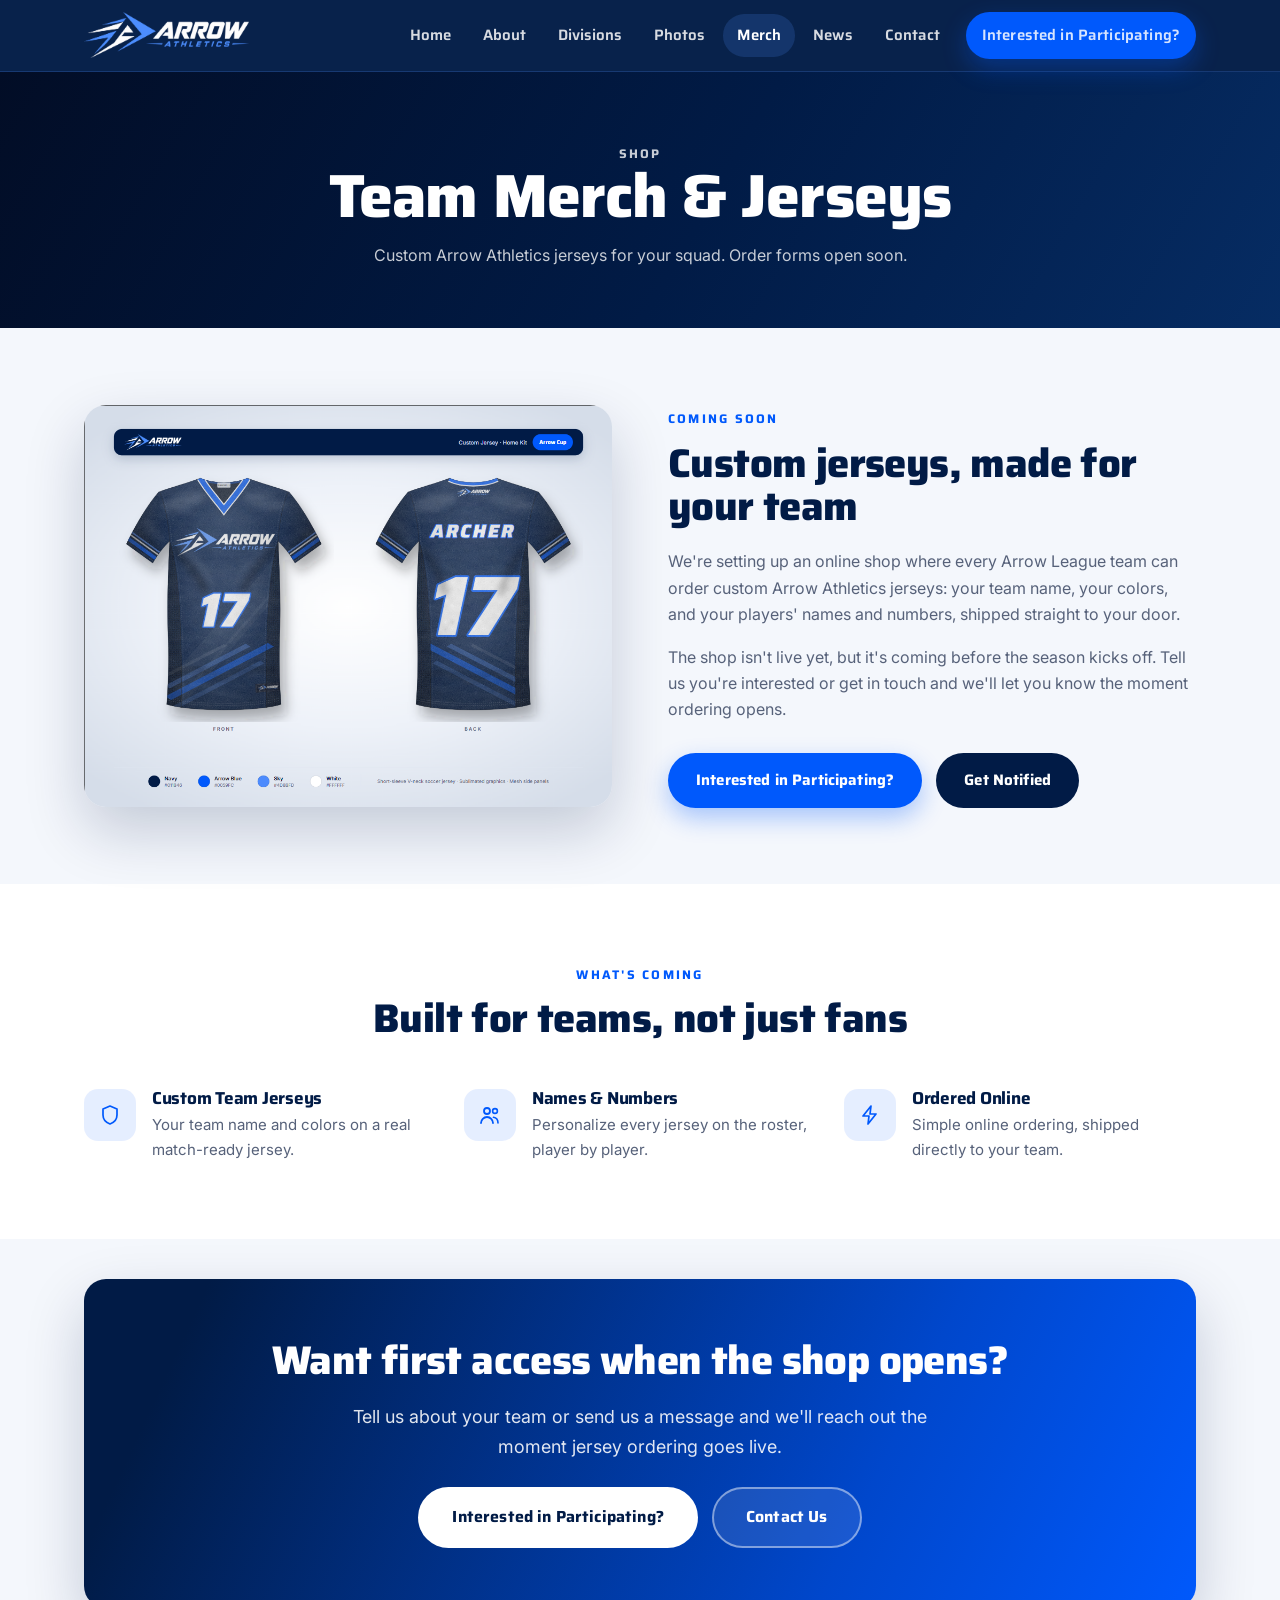
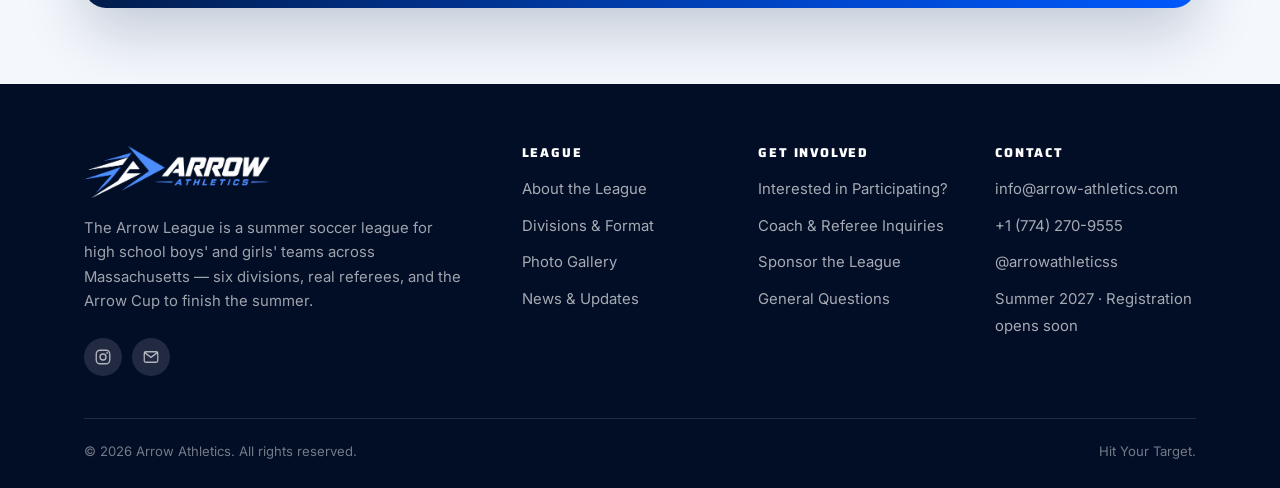
<file: merch.html>
<!doctype html>
<html lang="en">
<head>
<meta charset="UTF-8">
<meta name="viewport" content="width=device-width, initial-scale=1.0">
<title>Merch | Arrow Athletics</title>
<meta name="description" content="Arrow Athletics team merch and custom jerseys, coming soon.">
<link rel="icon" href="images/favicon.png" type="image/png">
<link rel="apple-touch-icon" href="images/apple-touch-icon.png">
<link rel="preconnect" href="https://fonts.googleapis.com">
<link rel="preconnect" href="https://fonts.gstatic.com" crossorigin>
<link href="https://fonts.googleapis.com/css2?family=Saira:ital,wght@0,500;0,600;0,700;0,800;1,700;1,800&family=Inter:wght@400;500;600&display=swap" rel="stylesheet">
<link rel="stylesheet" href="css/style.css">
<meta property="og:title" content="Merch | Arrow Athletics">
<meta property="og:description" content="Arrow Athletics team merch and custom jerseys, coming soon.">
<meta property="og:image" content="https://arrow-athletics.com/images/logo.png">
<meta property="og:type" content="website">
<meta name="theme-color" content="#011B46">
</head>
<body>
<a class="skip-link" href="#main">Skip to content</a>
<header class="site-header">
  <div class="nav-wrap">
    <a href="index.html" class="brand" aria-label="Arrow Athletics home">
      <img src="images/logo-white.png" alt="Arrow Athletics" class="brand-logo">
    </a>
    <nav>
      <ul class="nav-links">
        <li><a href="index.html">Home</a></li>
        <li><a href="about.html">About</a></li>
        <li><a href="programs.html">Divisions</a></li>
        <li><a href="photos.html">Photos</a></li>
        <li><a href="merch.html" class="active">Merch</a></li>
        <li><a href="blog.html">News</a></li>
        <li><a href="contact.html">Contact</a></li>
        <li class="nav-cta"><a href="register.html" class="btn btn-primary btn-sm">Interested in Participating?</a></li>
      </ul>
    </nav>
    <button class="nav-toggle" aria-label="Toggle navigation" aria-expanded="false">
      <span></span><span></span><span></span>
    </button>
  </div>
</header>
<main id="main">

<section class="page-hero">
  <div class="container">
    <p class="breadcrumb">Shop</p>
    <h1>Team Merch &amp; Jerseys</h1>
    <p>Custom Arrow Athletics jerseys for your squad. Order forms open soon.</p>
  </div>
</section>

<section>
  <div class="container">
    <div class="split">
      <div class="merch-card">
        <img src="images/merch-jersey.png" alt="Mock-up of a navy and blue Arrow Athletics custom soccer jersey, front and back, with a sample player name and number" loading="lazy">
      </div>
      <div>
        <p class="eyebrow">Coming Soon</p>
        <h2>Custom jerseys, made for your team</h2>
        <p>We're setting up an online shop where every Arrow League team can order custom Arrow Athletics jerseys: your team name, your colors, and your players' names and numbers, shipped straight to your door.</p>
        <p>The shop isn't live yet, but it's coming before the season kicks off. Tell us you're interested or get in touch and we'll let you know the moment ordering opens.</p>
        <div class="hero-actions">
          <a href="register.html" class="btn btn-primary">Interested in Participating?</a>
          <a href="contact.html" class="btn btn-navy">Get Notified</a>
        </div>
      </div>
    </div>
  </div>
</section>

<section class="band">
  <div class="container">
    <div class="center stack">
      <p class="eyebrow">What's Coming</p>
      <h2>Built for teams, not just fans</h2>
    </div>
    <div class="grid grid-3">
      <div class="feature">
        <div class="feature-icon"><svg width="24" height="24" viewBox="0 0 24 24" fill="none"><path d="M12 3l7 3v6c0 4.5-3 7.5-7 9-4-1.5-7-4.5-7-9V6l7-3z" stroke="currentColor" stroke-width="1.7" stroke-linejoin="round"/></svg></div>
        <div><h3>Custom Team Jerseys</h3><p>Your team name and colors on a real match-ready jersey.</p></div>
      </div>
      <div class="feature">
        <div class="feature-icon"><svg width="24" height="24" viewBox="0 0 24 24" fill="none"><circle cx="9" cy="8" r="3" stroke="currentColor" stroke-width="1.8"/><path d="M3 20c0-3.3 2.7-6 6-6s6 2.7 6 6" stroke="currentColor" stroke-width="1.8" stroke-linecap="round"/><circle cx="17" cy="8" r="2.4" stroke="currentColor" stroke-width="1.6"/><path d="M15.5 14.3c2.6.4 4.5 2.7 4.5 5.7" stroke="currentColor" stroke-width="1.6" stroke-linecap="round"/></svg></div>
        <div><h3>Names &amp; Numbers</h3><p>Personalize every jersey on the roster, player by player.</p></div>
      </div>
      <div class="feature">
        <div class="feature-icon"><svg width="24" height="24" viewBox="0 0 24 24" fill="none"><path d="M13 3L5 13h6l-1 8 8-10h-6l1-8z" stroke="currentColor" stroke-width="1.7" stroke-linejoin="round"/></svg></div>
        <div><h3>Ordered Online</h3><p>Simple online ordering, shipped directly to your team.</p></div>
      </div>
    </div>
  </div>
</section>

<section class="section-tight">
  <div class="container">
    <div class="cta-banner">
      <h2>Want first access when the shop opens?</h2>
      <p class="lede mx-auto">Tell us about your team or send us a message and we'll reach out the moment jersey ordering goes live.</p>
      <div class="cta-actions">
        <a href="register.html" class="btn btn-white btn-lg">Interested in Participating?</a>
        <a href="contact.html" class="btn btn-ghost btn-lg">Contact Us</a>
      </div>
    </div>
  </div>
</section>
</main>
<footer class="site-footer">
  <div class="container">
    <div class="footer-grid">
      <div>
        <img src="images/logo-white.png" alt="Arrow Athletics" class="footer-logo">
        <p>The Arrow League is a summer soccer league for high school boys' and girls' teams across Massachusetts &mdash; six divisions, real referees, and the Arrow Cup to finish the summer.</p>
        <div class="social-row">
          <a href="https://instagram.com/arrowathleticss" aria-label="Instagram" title="@arrowathleticss on Instagram" target="_blank" rel="noopener">
            <svg width="18" height="18" viewBox="0 0 24 24" fill="none"><rect x="3" y="3" width="18" height="18" rx="5" stroke="currentColor" stroke-width="1.8"/><circle cx="12" cy="12" r="4" stroke="currentColor" stroke-width="1.8"/><circle cx="17.5" cy="6.5" r="1.2" fill="currentColor"/></svg>
          </a>
          <a href="mailto:info@arrow-athletics.com" aria-label="Email us" title="Email us">
            <svg width="18" height="18" viewBox="0 0 24 24" fill="none"><rect x="3" y="5" width="18" height="14" rx="2" stroke="currentColor" stroke-width="1.7"/><path d="M4 6.5l8 6 8-6" stroke="currentColor" stroke-width="1.7" stroke-linecap="round"/></svg>
          </a>
        </div>
      </div>
      <div>
        <h4>League</h4>
        <ul>
          <li><a href="about.html">About the League</a></li>
          <li><a href="programs.html">Divisions &amp; Format</a></li>
          <li><a href="photos.html">Photo Gallery</a></li>
          <li><a href="blog.html">News &amp; Updates</a></li>
        </ul>
      </div>
      <div>
        <h4>Get Involved</h4>
        <ul>
          <li><a href="register.html">Interested in Participating?</a></li>
          <li><a href="contact.html">Coach &amp; Referee Inquiries</a></li>
          <li><a href="contact.html">Sponsor the League</a></li>
          <li><a href="contact.html">General Questions</a></li>
        </ul>
      </div>
      <div>
        <h4>Contact</h4>
        <ul>
          <li><a href="mailto:info@arrow-athletics.com">info@arrow-athletics.com</a></li>
          <li><a href="tel:+17742709555">+1 (774) 270-9555</a></li>
          <li><a href="https://instagram.com/arrowathleticss" target="_blank" rel="noopener">@arrowathleticss</a></li>
          <li><span>Summer 2027 &middot; Registration opens soon</span></li>
        </ul>
      </div>
    </div>
    <div class="footer-bottom">
      <span>&copy; <span data-year>2026</span> Arrow Athletics. All rights reserved.</span>
      <span>Hit Your Target.</span>
    </div>
  </div>
</footer>
<script src="js/main.js"></script>
</body>
</html>
</file>
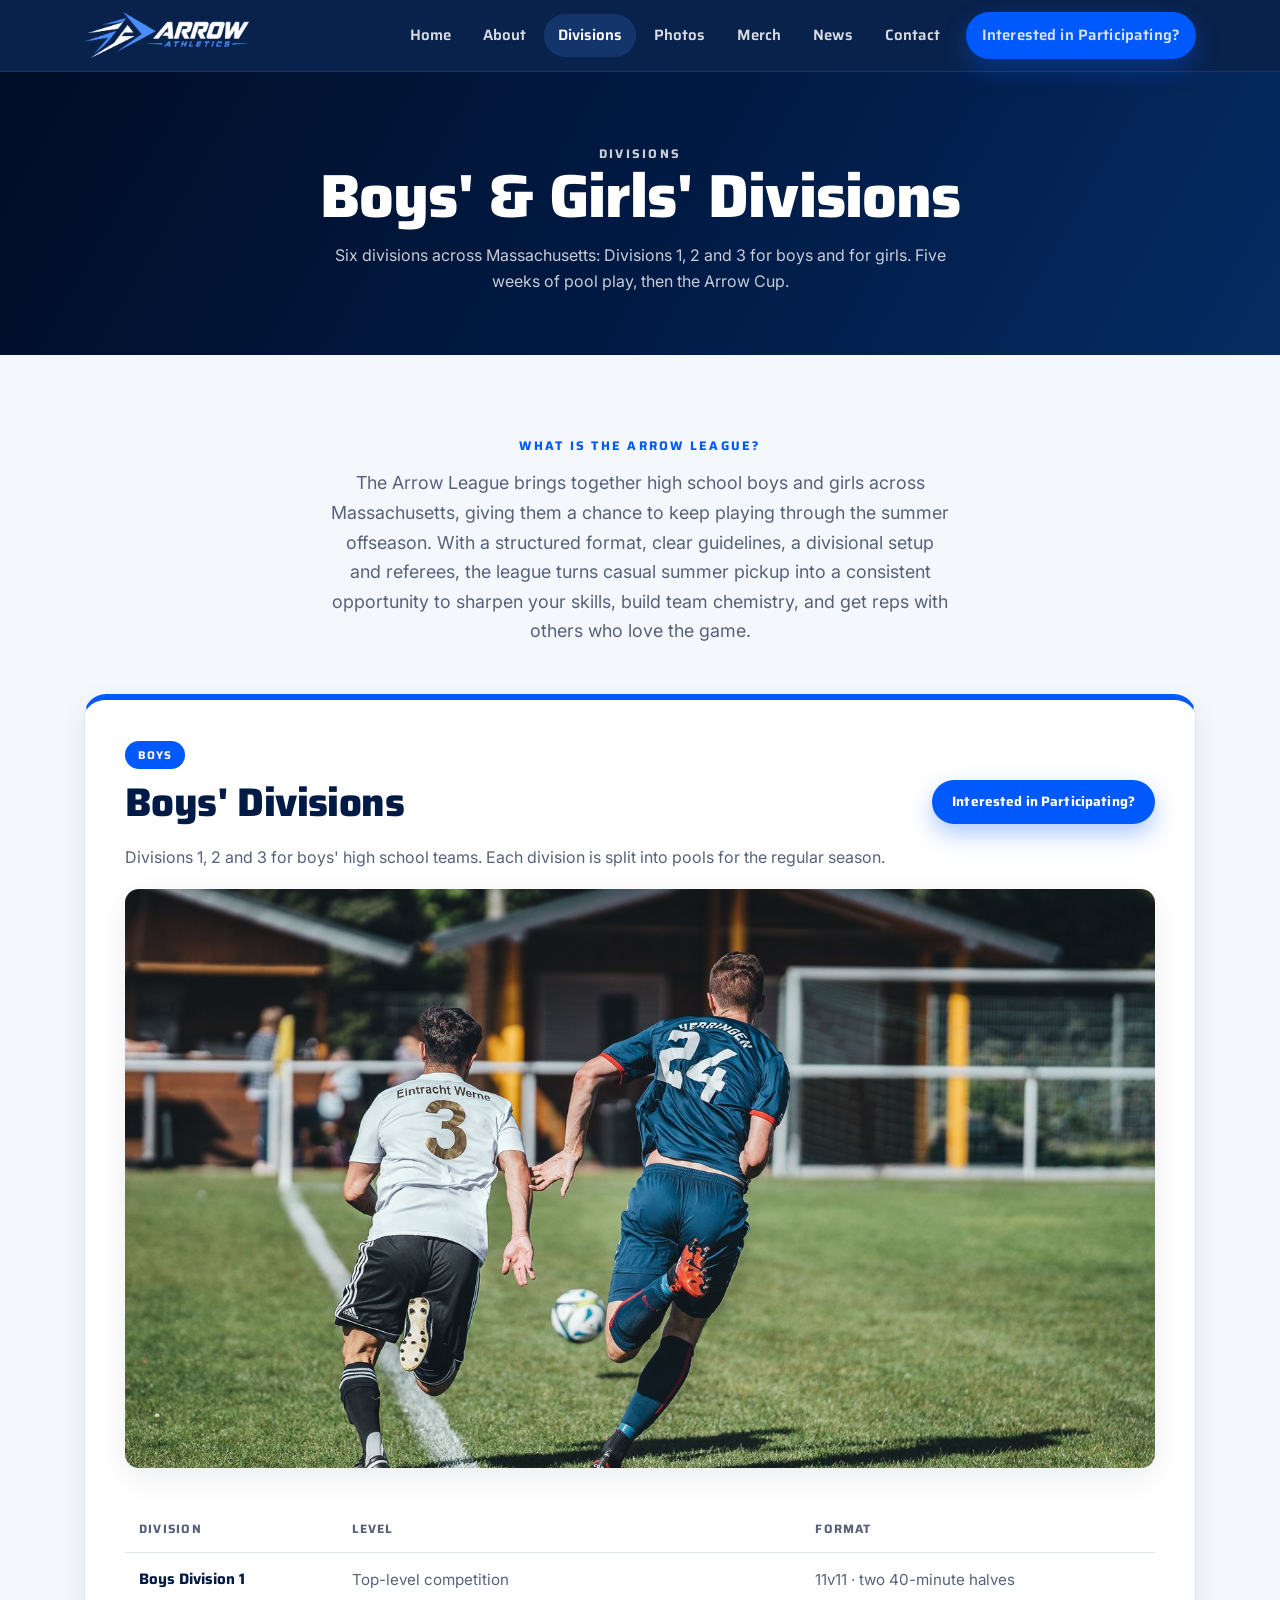
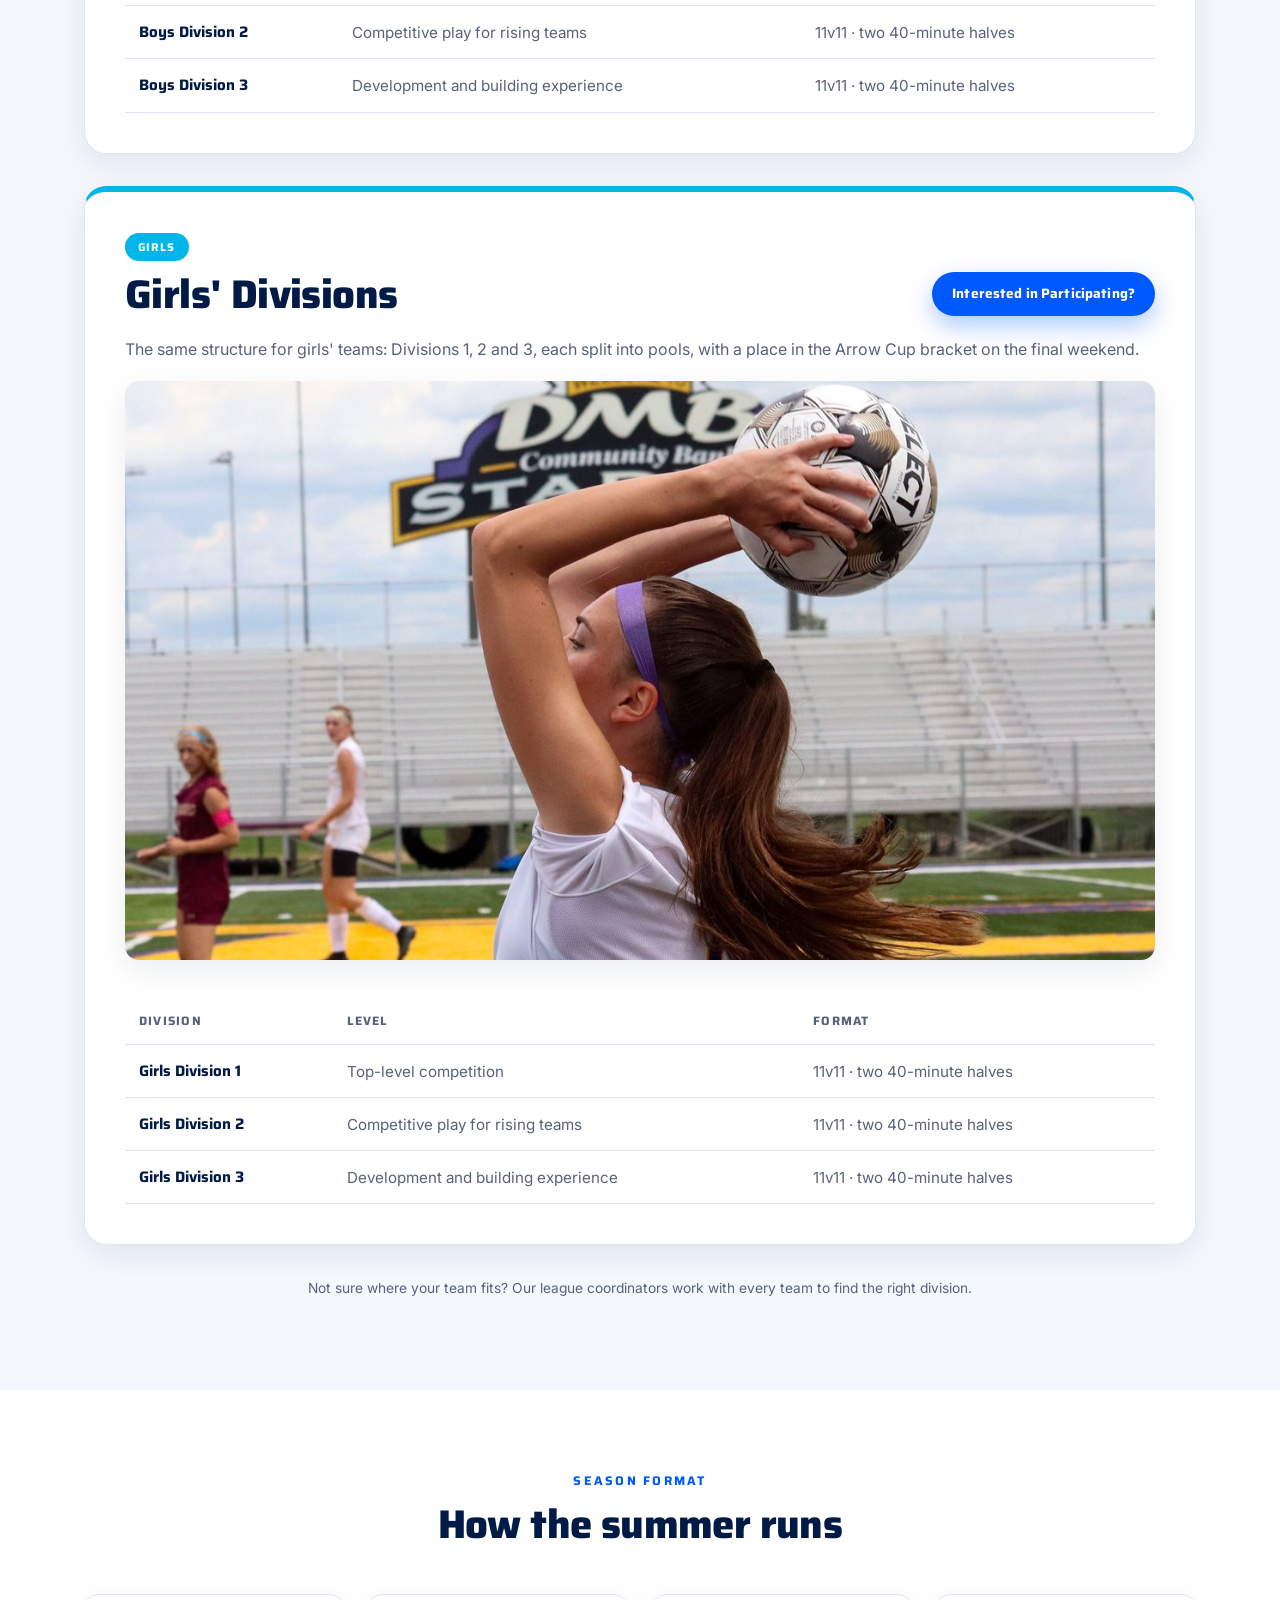
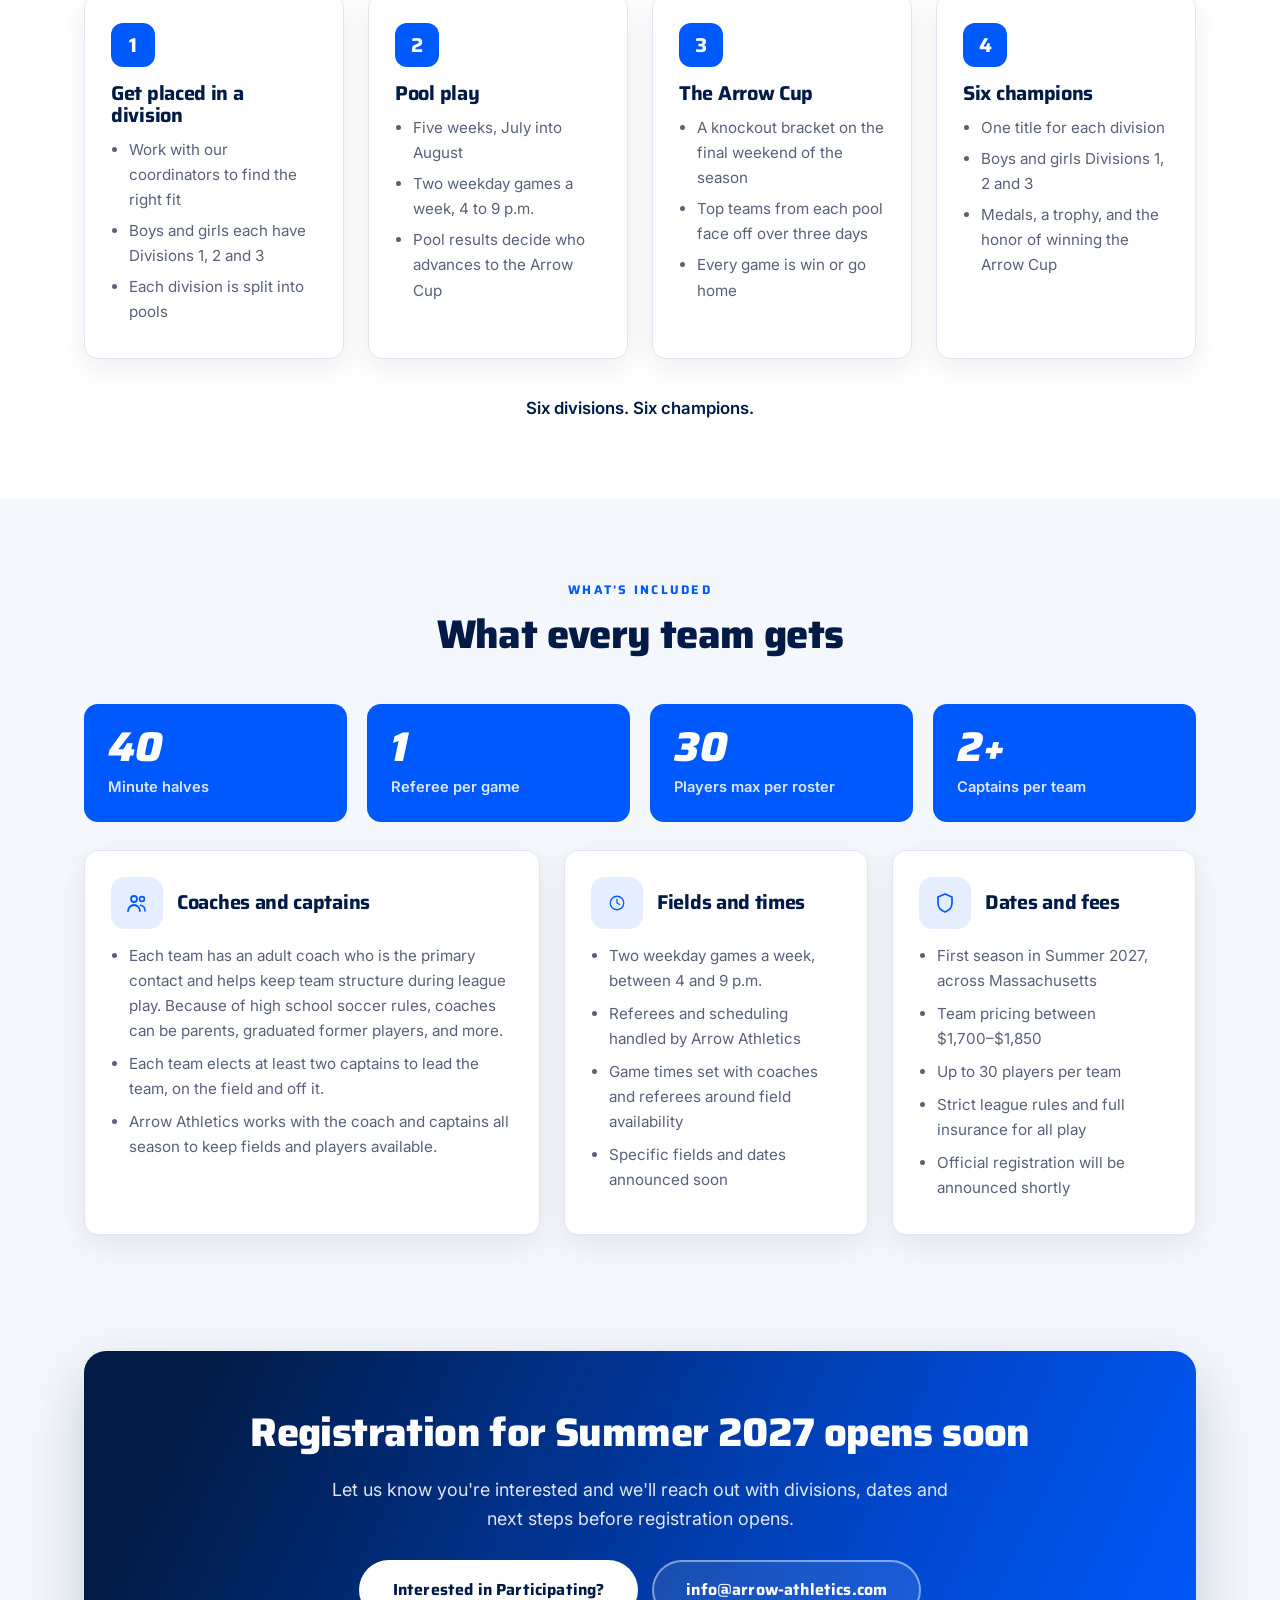
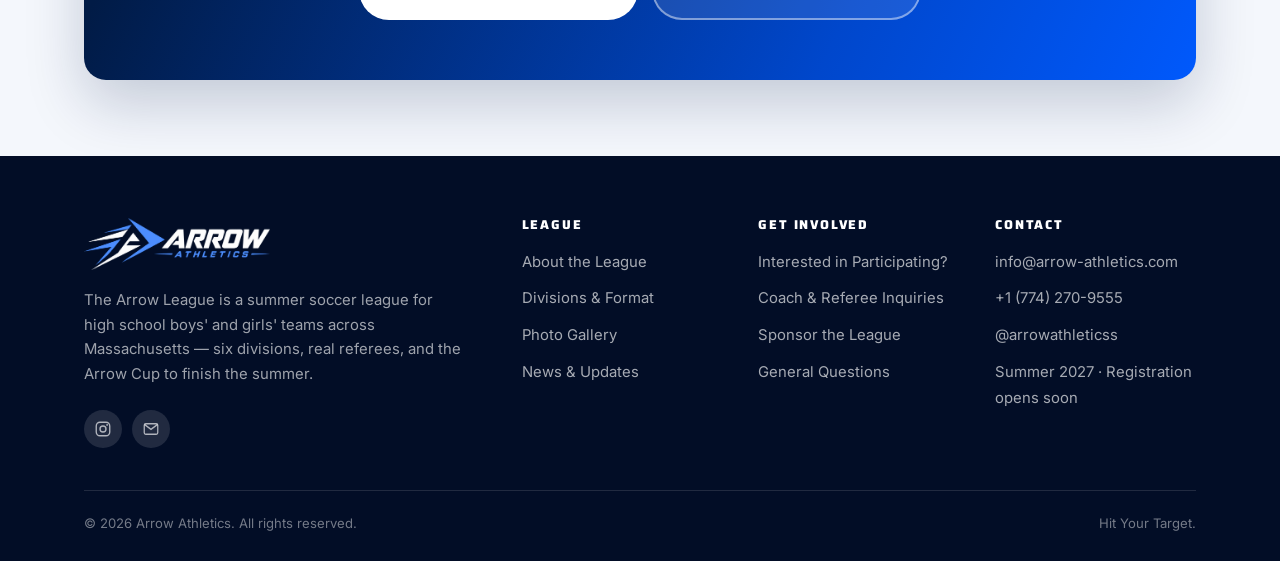
<file: programs.html>
<!doctype html>
<html lang="en">
<head>
<meta charset="UTF-8">
<meta name="viewport" content="width=device-width, initial-scale=1.0">
<title>Divisions | Arrow Athletics</title>
<meta name="description" content="Arrow League divisions: Divisions 1, 2 and 3 for high school boys' and girls' teams in Massachusetts, season format, and what's included.">
<link rel="icon" href="images/favicon.png" type="image/png">
<link rel="apple-touch-icon" href="images/apple-touch-icon.png">
<link rel="preconnect" href="https://fonts.googleapis.com">
<link rel="preconnect" href="https://fonts.gstatic.com" crossorigin>
<link href="https://fonts.googleapis.com/css2?family=Saira:ital,wght@0,500;0,600;0,700;0,800;1,700;1,800&family=Inter:wght@400;500;600&display=swap" rel="stylesheet">
<link rel="stylesheet" href="css/style.css">
<meta property="og:title" content="Divisions | Arrow Athletics">
<meta property="og:description" content="Arrow League divisions: Divisions 1, 2 and 3 for high school boys' and girls' teams in Massachusetts, season format, and what's included.">
<meta property="og:image" content="https://arrow-athletics.com/images/logo.png">
<meta property="og:type" content="website">
<meta name="theme-color" content="#011B46">
</head>
<body>
<a class="skip-link" href="#main">Skip to content</a>
<header class="site-header">
  <div class="nav-wrap">
    <a href="index.html" class="brand" aria-label="Arrow Athletics home">
      <img src="images/logo-white.png" alt="Arrow Athletics" class="brand-logo">
    </a>
    <nav>
      <ul class="nav-links">
        <li><a href="index.html">Home</a></li>
        <li><a href="about.html">About</a></li>
        <li><a href="programs.html" class="active">Divisions</a></li>
        <li><a href="photos.html">Photos</a></li>
        <li><a href="merch.html">Merch</a></li>
        <li><a href="blog.html">News</a></li>
        <li><a href="contact.html">Contact</a></li>
        <li class="nav-cta"><a href="register.html" class="btn btn-primary btn-sm">Interested in Participating?</a></li>
      </ul>
    </nav>
    <button class="nav-toggle" aria-label="Toggle navigation" aria-expanded="false">
      <span></span><span></span><span></span>
    </button>
  </div>
</header>
<main id="main">

<section class="page-hero">
  <div class="container">
    <p class="breadcrumb">Divisions</p>
    <h1>Boys' &amp; Girls' Divisions</h1>
    <p>Six divisions across Massachusetts: Divisions 1, 2 and 3 for boys and for girls. Five weeks of pool play, then the Arrow Cup.</p>
  </div>
</section>

<section>
  <div class="container">
    <div class="center stack intro-block">
      <p class="eyebrow">What is the Arrow League?</p>
      <p class="lede mx-auto">The Arrow League brings together high school boys and girls across Massachusetts, giving them a chance to keep playing through the summer offseason. With a structured format, clear guidelines, a divisional setup and referees, the league turns casual summer pickup into a consistent opportunity to sharpen your skills, build team chemistry, and get reps with others who love the game.</p>
    </div>

    <div id="boys" class="league-block boys">
      <div class="league-head">
        <div>
          <span class="tag tag-boys">Boys</span>
          <h2>Boys' Divisions</h2>
        </div>
        <a href="register.html" class="btn btn-primary btn-sm">Interested in Participating?</a>
      </div>
      <p>Divisions 1, 2 and 3 for boys' high school teams. Each division is split into pools for the regular season.</p>
      <div class="league-photo"><img src="images/gallery/gallery-4.jpg" alt="Boys high school soccer action" loading="lazy"></div>
      <div class="table-wrap"><table class="age-table">
          <thead><tr><th>Division</th><th>Level</th><th>Format</th></tr></thead>
          <tbody><tr><td><strong>Boys Division 1</strong></td><td>Top-level competition</td><td>11v11 &middot; two 40-minute halves</td></tr>
<tr><td><strong>Boys Division 2</strong></td><td>Competitive play for rising teams</td><td>11v11 &middot; two 40-minute halves</td></tr>
<tr><td><strong>Boys Division 3</strong></td><td>Development and building experience</td><td>11v11 &middot; two 40-minute halves</td></tr></tbody>
        </table></div>
    </div>

    <div id="girls" class="league-block girls">
      <div class="league-head">
        <div>
          <span class="tag tag-girls">Girls</span>
          <h2>Girls' Divisions</h2>
        </div>
        <a href="register.html" class="btn btn-primary btn-sm">Interested in Participating?</a>
      </div>
      <p>The same structure for girls' teams: Divisions 1, 2 and 3, each split into pools, with a place in the Arrow Cup bracket on the final weekend.</p>
      <div class="league-photo"><img src="images/gallery/gallery-5.jpg" alt="Girls high school soccer action" loading="lazy"></div>
      <div class="table-wrap"><table class="age-table">
          <thead><tr><th>Division</th><th>Level</th><th>Format</th></tr></thead>
          <tbody><tr><td><strong>Girls Division 1</strong></td><td>Top-level competition</td><td>11v11 &middot; two 40-minute halves</td></tr>
<tr><td><strong>Girls Division 2</strong></td><td>Competitive play for rising teams</td><td>11v11 &middot; two 40-minute halves</td></tr>
<tr><td><strong>Girls Division 3</strong></td><td>Development and building experience</td><td>11v11 &middot; two 40-minute halves</td></tr></tbody>
        </table></div>
    </div>
    <p class="center fine-print">Not sure where your team fits? Our league coordinators work with every team to find the right division.</p>
  </div>
</section>

<section class="band">
  <div class="container">
    <div class="center stack">
      <p class="eyebrow">Season Format</p>
      <h2>How the summer runs</h2>
    </div>
    <div class="steps grid-4">
      <div class="step-card"><span class="step-num">1</span><h3>Get placed in a division</h3><ul><li>Work with our coordinators to find the right fit</li><li>Boys and girls each have Divisions 1, 2 and 3</li><li>Each division is split into pools</li></ul></div>
      <div class="step-card"><span class="step-num">2</span><h3>Pool play</h3><ul><li>Five weeks, July into August</li><li>Two weekday games a week, 4 to 9 p.m.</li><li>Pool results decide who advances to the Arrow Cup</li></ul></div>
      <div class="step-card"><span class="step-num">3</span><h3>The Arrow Cup</h3><ul><li>A knockout bracket on the final weekend of the season</li><li>Top teams from each pool face off over three days</li><li>Every game is win or go home</li></ul></div>
      <div class="step-card"><span class="step-num">4</span><h3>Six champions</h3><ul><li>One title for each division</li><li>Boys and girls Divisions 1, 2 and 3</li><li>Medals, a trophy, and the honor of winning the Arrow Cup</li></ul></div>
    </div>
    <p class="center why-close">Six divisions. Six champions.</p>
  </div>
</section>

<section>
  <div class="container">
    <div class="center stack">
      <p class="eyebrow">What's Included</p>
      <h2>What every team gets</h2>
    </div>
    <div class="stat-tiles"><div class="stat-tile"><strong>40</strong><span>Minute halves</span></div><div class="stat-tile"><strong>1</strong><span>Referee per game</span></div><div class="stat-tile"><strong>30</strong><span>Players max per roster</span></div><div class="stat-tile"><strong>2+</strong><span>Captains per team</span></div></div>
    <div class="info-cards">
      <div class="info-card wide">
        <div class="info-head"><span class="feature-icon"><svg width="24" height="24" viewBox="0 0 24 24" fill="none"><circle cx="9" cy="8" r="3" stroke="currentColor" stroke-width="1.8"/><path d="M3 20c0-3.3 2.7-6 6-6s6 2.7 6 6" stroke="currentColor" stroke-width="1.8" stroke-linecap="round"/><circle cx="17" cy="8" r="2.4" stroke="currentColor" stroke-width="1.6"/><path d="M15.5 14.3c2.6.4 4.5 2.7 4.5 5.7" stroke="currentColor" stroke-width="1.6" stroke-linecap="round"/></svg></span><h3>Coaches and captains</h3></div>
        <ul><li>Each team has an adult coach who is the primary contact and helps keep team structure during league play. Because of high school soccer rules, coaches can be parents, graduated former players, and more.</li><li>Each team elects at least two captains to lead the team, on the field and off it.</li><li>Arrow Athletics works with the coach and captains all season to keep fields and players available.</li></ul>
      </div>
      <div class="info-card">
        <div class="info-head"><span class="feature-icon"><svg width="18" height="18" viewBox="0 0 24 24" fill="none"><circle cx="12" cy="12" r="9" stroke="currentColor" stroke-width="1.7"/><path d="M12 7v5l3.5 2" stroke="currentColor" stroke-width="1.7" stroke-linecap="round"/></svg></span><h3>Fields and times</h3></div>
        <ul><li>Two weekday games a week, between 4 and 9 p.m.</li><li>Referees and scheduling handled by Arrow Athletics</li><li>Game times set with coaches and referees around field availability</li><li>Specific fields and dates announced soon</li></ul>
      </div>
      <div class="info-card">
        <div class="info-head"><span class="feature-icon"><svg width="24" height="24" viewBox="0 0 24 24" fill="none"><path d="M12 3l7 3v6c0 4.5-3 7.5-7 9-4-1.5-7-4.5-7-9V6l7-3z" stroke="currentColor" stroke-width="1.7" stroke-linejoin="round"/></svg></span><h3>Dates and fees</h3></div>
        <ul><li>First season in Summer 2027, across Massachusetts</li><li>Team pricing between <span class="nowrap">$1,700&ndash;$1,850</span></li><li>Up to 30 players per team</li><li>Strict league rules and full insurance for all play</li><li>Official registration will be announced shortly</li></ul>
      </div>
    </div>
  </div>
</section>

<section class="section-tight">
  <div class="container">
    <div class="cta-banner">
      <h2>Registration for Summer 2027 opens soon</h2>
      <p class="lede mx-auto">Let us know you're interested and we'll reach out with divisions, dates and next steps before registration opens.</p>
      <div class="cta-actions">
        <a href="register.html" class="btn btn-white btn-lg">Interested in Participating?</a>
        <a href="mailto:info@arrow-athletics.com" class="btn btn-ghost btn-lg">info@arrow-athletics.com</a>
      </div>
    </div>
  </div>
</section>
</main>
<footer class="site-footer">
  <div class="container">
    <div class="footer-grid">
      <div>
        <img src="images/logo-white.png" alt="Arrow Athletics" class="footer-logo">
        <p>The Arrow League is a summer soccer league for high school boys' and girls' teams across Massachusetts &mdash; six divisions, real referees, and the Arrow Cup to finish the summer.</p>
        <div class="social-row">
          <a href="https://instagram.com/arrowathleticss" aria-label="Instagram" title="@arrowathleticss on Instagram" target="_blank" rel="noopener">
            <svg width="18" height="18" viewBox="0 0 24 24" fill="none"><rect x="3" y="3" width="18" height="18" rx="5" stroke="currentColor" stroke-width="1.8"/><circle cx="12" cy="12" r="4" stroke="currentColor" stroke-width="1.8"/><circle cx="17.5" cy="6.5" r="1.2" fill="currentColor"/></svg>
          </a>
          <a href="mailto:info@arrow-athletics.com" aria-label="Email us" title="Email us">
            <svg width="18" height="18" viewBox="0 0 24 24" fill="none"><rect x="3" y="5" width="18" height="14" rx="2" stroke="currentColor" stroke-width="1.7"/><path d="M4 6.5l8 6 8-6" stroke="currentColor" stroke-width="1.7" stroke-linecap="round"/></svg>
          </a>
        </div>
      </div>
      <div>
        <h4>League</h4>
        <ul>
          <li><a href="about.html">About the League</a></li>
          <li><a href="programs.html">Divisions &amp; Format</a></li>
          <li><a href="photos.html">Photo Gallery</a></li>
          <li><a href="blog.html">News &amp; Updates</a></li>
        </ul>
      </div>
      <div>
        <h4>Get Involved</h4>
        <ul>
          <li><a href="register.html">Interested in Participating?</a></li>
          <li><a href="contact.html">Coach &amp; Referee Inquiries</a></li>
          <li><a href="contact.html">Sponsor the League</a></li>
          <li><a href="contact.html">General Questions</a></li>
        </ul>
      </div>
      <div>
        <h4>Contact</h4>
        <ul>
          <li><a href="mailto:info@arrow-athletics.com">info@arrow-athletics.com</a></li>
          <li><a href="tel:+17742709555">+1 (774) 270-9555</a></li>
          <li><a href="https://instagram.com/arrowathleticss" target="_blank" rel="noopener">@arrowathleticss</a></li>
          <li><span>Summer 2027 &middot; Registration opens soon</span></li>
        </ul>
      </div>
    </div>
    <div class="footer-bottom">
      <span>&copy; <span data-year>2026</span> Arrow Athletics. All rights reserved.</span>
      <span>Hit Your Target.</span>
    </div>
  </div>
</footer>
<script src="js/main.js"></script>
</body>
</html>
</file>
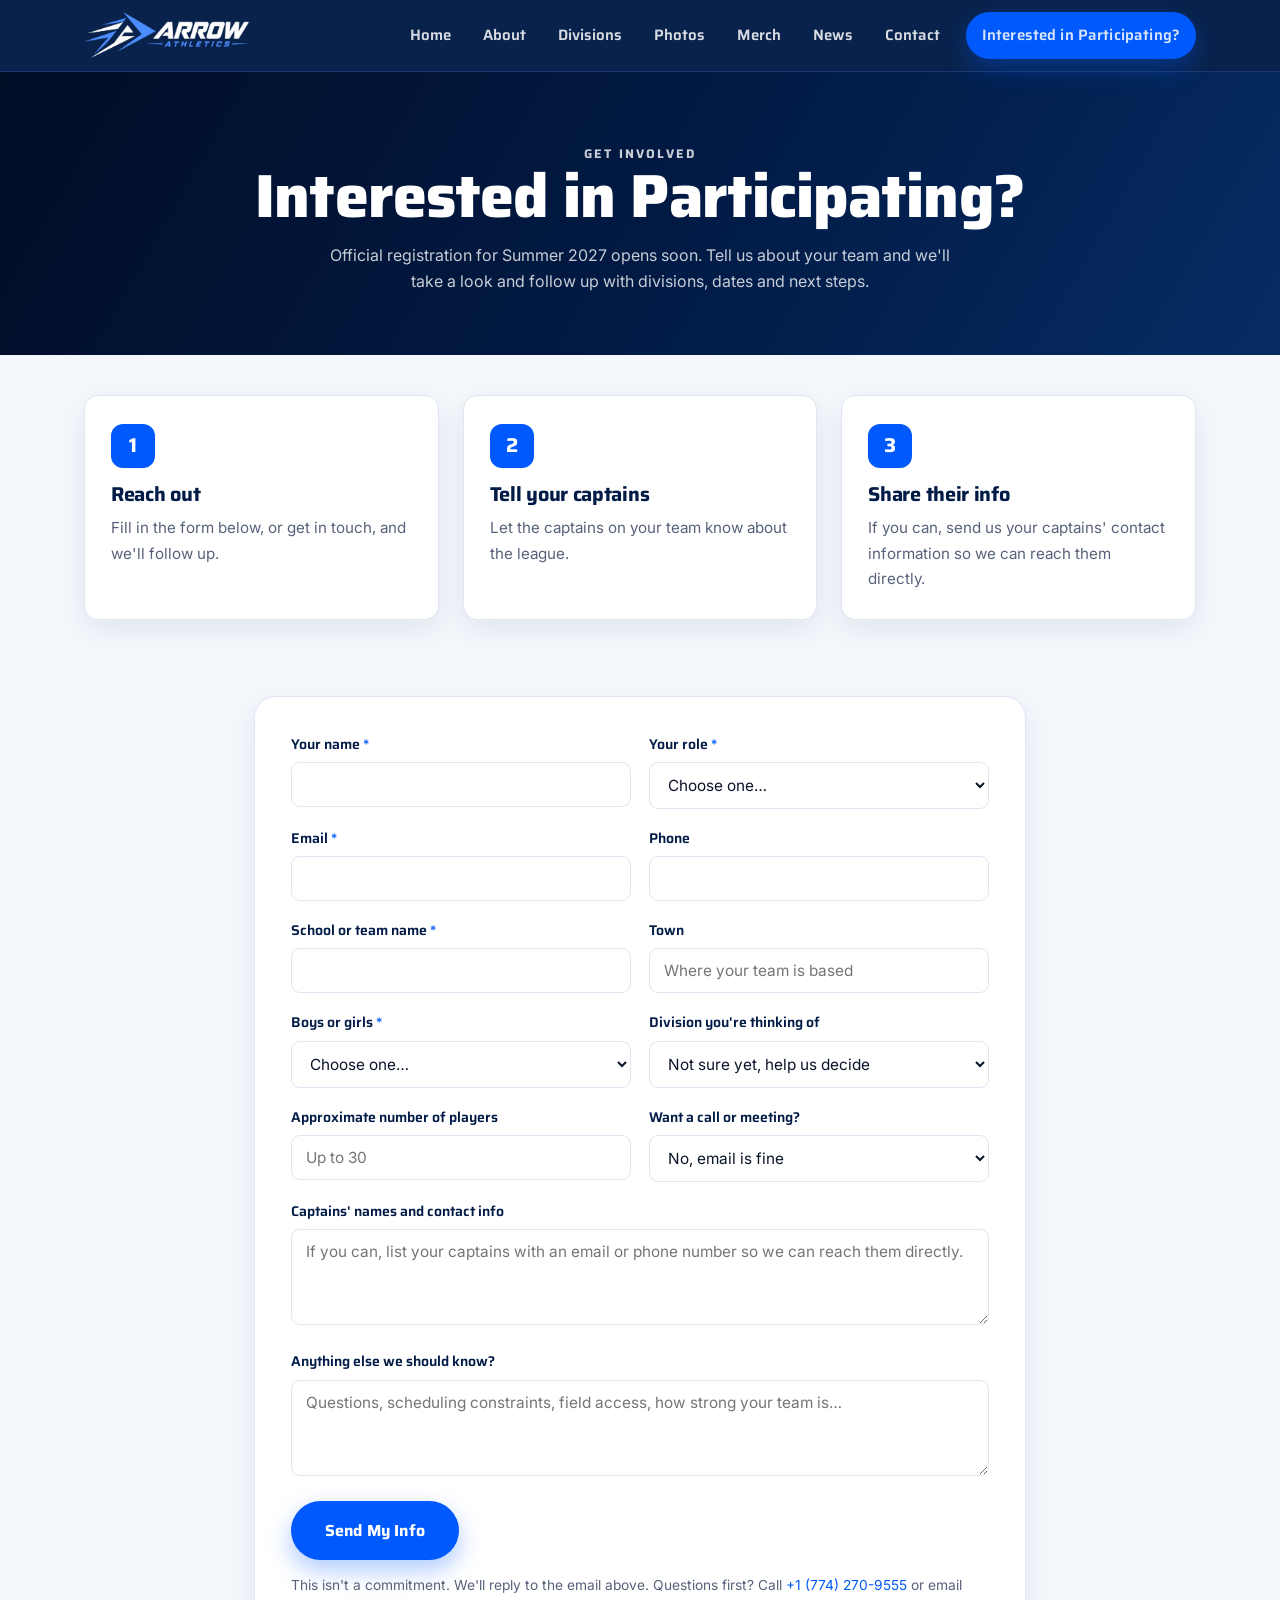
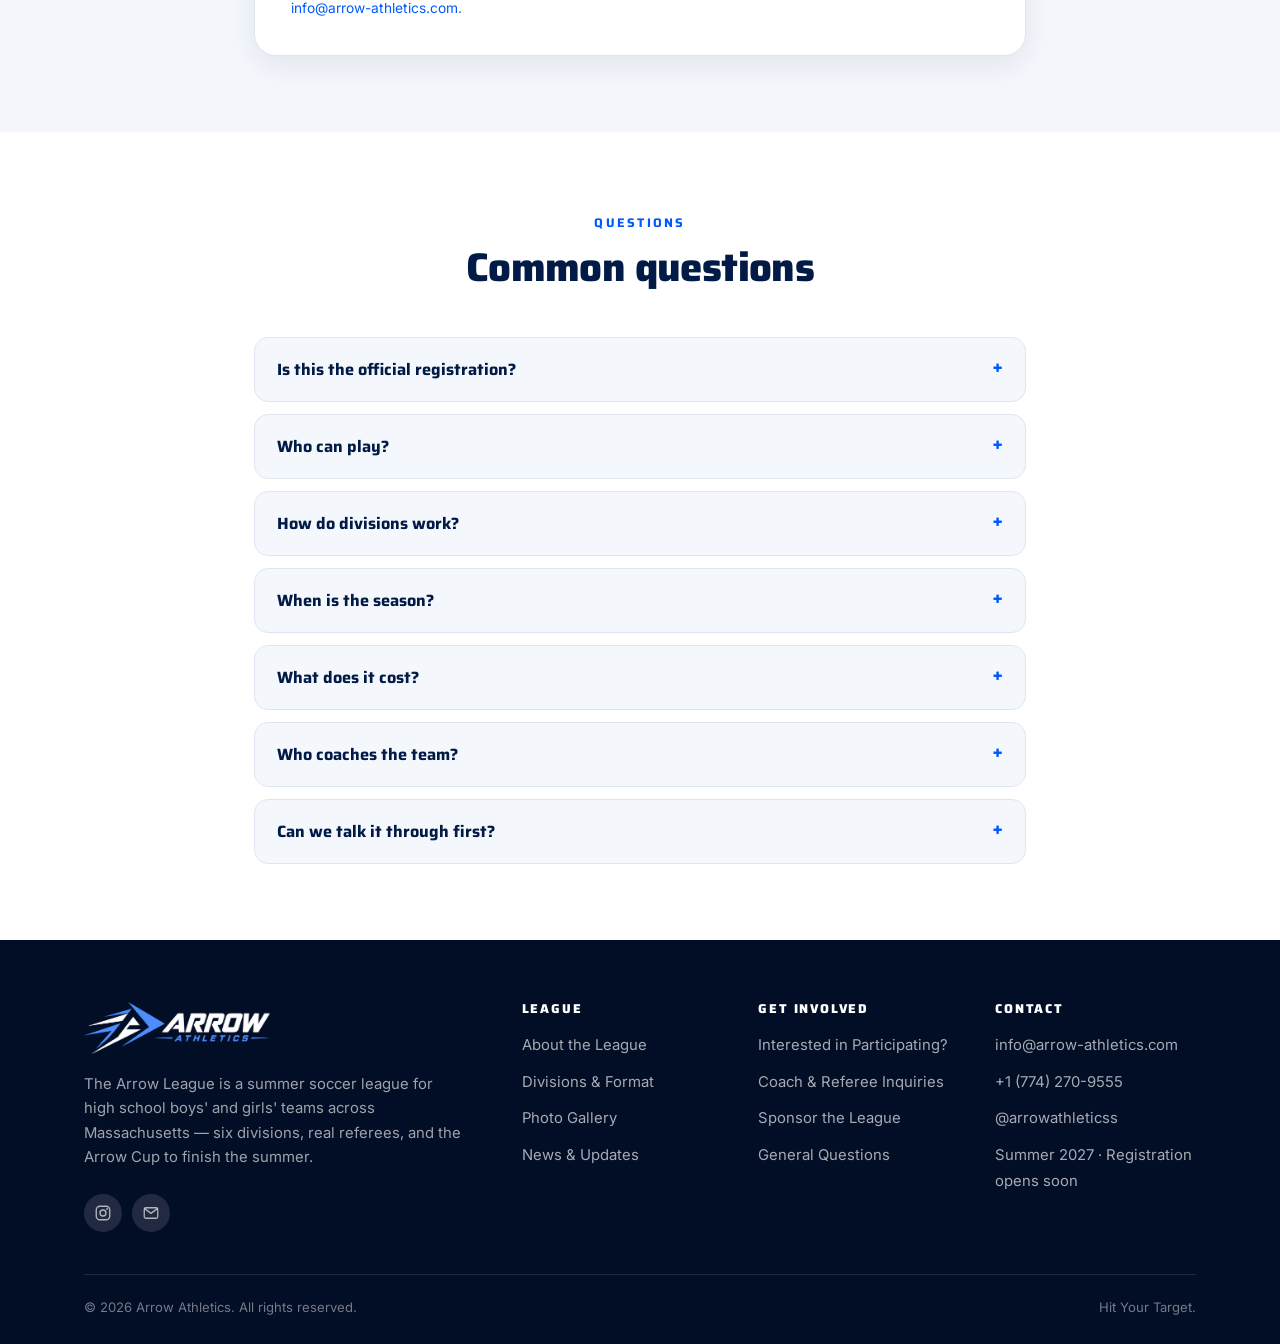
<file: register.html>
<!doctype html>
<html lang="en">
<head>
<meta charset="UTF-8">
<meta name="viewport" content="width=device-width, initial-scale=1.0">
<title>Interested in Participating? | Arrow Athletics</title>
<meta name="description" content="Interested in the Arrow League? Tell us about your high school team and we'll follow up before Summer 2027 registration opens.">
<link rel="icon" href="images/favicon.png" type="image/png">
<link rel="apple-touch-icon" href="images/apple-touch-icon.png">
<link rel="preconnect" href="https://fonts.googleapis.com">
<link rel="preconnect" href="https://fonts.gstatic.com" crossorigin>
<link href="https://fonts.googleapis.com/css2?family=Saira:ital,wght@0,500;0,600;0,700;0,800;1,700;1,800&family=Inter:wght@400;500;600&display=swap" rel="stylesheet">
<link rel="stylesheet" href="css/style.css">
<meta property="og:title" content="Interested in Participating? | Arrow Athletics">
<meta property="og:description" content="Interested in the Arrow League? Tell us about your high school team and we'll follow up before Summer 2027 registration opens.">
<meta property="og:image" content="https://arrow-athletics.com/images/logo.png">
<meta property="og:type" content="website">
<meta name="theme-color" content="#011B46">
</head>
<body>
<a class="skip-link" href="#main">Skip to content</a>
<header class="site-header">
  <div class="nav-wrap">
    <a href="index.html" class="brand" aria-label="Arrow Athletics home">
      <img src="images/logo-white.png" alt="Arrow Athletics" class="brand-logo">
    </a>
    <nav>
      <ul class="nav-links">
        <li><a href="index.html">Home</a></li>
        <li><a href="about.html">About</a></li>
        <li><a href="programs.html">Divisions</a></li>
        <li><a href="photos.html">Photos</a></li>
        <li><a href="merch.html">Merch</a></li>
        <li><a href="blog.html">News</a></li>
        <li><a href="contact.html">Contact</a></li>
        <li class="nav-cta"><a href="register.html" class="btn btn-primary btn-sm">Interested in Participating?</a></li>
      </ul>
    </nav>
    <button class="nav-toggle" aria-label="Toggle navigation" aria-expanded="false">
      <span></span><span></span><span></span>
    </button>
  </div>
</header>
<main id="main">

<section class="page-hero">
  <div class="container">
    <p class="breadcrumb">Get Involved</p>
    <h1>Interested in Participating?</h1>
    <p>Official registration for Summer 2027 opens soon. Tell us about your team and we'll take a look and follow up with divisions, dates and next steps.</p>
  </div>
</section>

<section class="section-tight">
  <div class="container">
    <div class="steps grid-3">
      <div class="step-card"><span class="step-num">1</span><h3>Reach out</h3><p>Fill in the form below, or get in touch, and we'll follow up.</p></div>
      <div class="step-card"><span class="step-num">2</span><h3>Tell your captains</h3><p>Let the captains on your team know about the league.</p></div>
      <div class="step-card"><span class="step-num">3</span><h3>Share their info</h3><p>If you can, send us your captains' contact information so we can reach them directly.</p></div>
    </div>
  </div>
</section>

<section class="section-flush">
  <div class="container narrow">
    <form class="contact-form card-form" action="https://formsubmit.co/info@arrow-athletics.com" method="POST">
      <input type="hidden" name="_subject" value="New Arrow League interest form">
      <input type="hidden" name="_template" value="table">
      <input type="hidden" name="_captcha" value="false">
      <!-- If your domain isn't live yet, change the line below to your github.io URL -->
      <input type="hidden" name="_next" value="https://arrow-athletics.com/thanks.html">
      <input type="text" name="_honey" style="display:none" tabindex="-1" autocomplete="off">
      <div class="form-grid">
        <div>
          <label for="name">Your name <span class="req">*</span></label>
          <input id="name" name="Name" type="text" required autocomplete="name">
        </div>
        <div>
          <label for="role">Your role <span class="req">*</span></label>
          <select id="role" name="Role" required>
            <option value="">Choose one…</option>
            <option>Head coach</option>
            <option>Assistant coach</option>
            <option>Team captain</option>
            <option>Player</option>
            <option>Parent / guardian</option>
            <option>Athletic director</option>
            <option>Other</option>
          </select>
        </div>
        <div>
          <label for="email">Email <span class="req">*</span></label>
          <input id="email" name="Email" type="email" required autocomplete="email">
        </div>
        <div>
          <label for="phone">Phone</label>
          <input id="phone" name="Phone" type="tel" autocomplete="tel">
        </div>
        <div>
          <label for="team">School or team name <span class="req">*</span></label>
          <input id="team" name="School or team" type="text" required autocomplete="organization">
        </div>
        <div>
          <label for="town">Town</label>
          <input id="town" name="Town" type="text" placeholder="Where your team is based">
        </div>
        <div>
          <label for="side">Boys or girls <span class="req">*</span></label>
          <select id="side" name="Boys or girls" required>
            <option value="">Choose one…</option>
            <option>Boys</option>
            <option>Girls</option>
            <option>Both</option>
          </select>
        </div>
        <div>
          <label for="division">Division you're thinking of</label>
          <select id="division" name="Division">
            <option>Not sure yet, help us decide</option>
            <option>Division 1: top-level competition</option>
            <option>Division 2: competitive play for rising teams</option>
            <option>Division 3: development and building experience</option>
          </select>
        </div>
        <div>
          <label for="roster">Approximate number of players</label>
          <input id="roster" name="Roster size" type="number" min="1" max="30" placeholder="Up to 30">
        </div>
        <div>
          <label for="call">Want a call or meeting?</label>
          <select id="call" name="Walkthrough">
            <option>No, email is fine</option>
            <option>Yes, a phone or video call</option>
            <option>Yes, an in-person meeting</option>
          </select>
        </div>
        <div class="full">
          <label for="captains">Captains' names and contact info</label>
          <textarea id="captains" name="Captains" class="short" placeholder="If you can, list your captains with an email or phone number so we can reach them directly."></textarea>
        </div>
        <div class="full">
          <label for="message">Anything else we should know?</label>
          <textarea id="message" name="Notes" class="short" placeholder="Questions, scheduling constraints, field access, how strong your team is…"></textarea>
        </div>
        <div class="full">
          <button type="submit" class="btn btn-primary btn-lg">Send My Info</button>
          <p class="form-note">This isn't a commitment. We'll reply to the email above. Questions first? Call <a href="tel:+17742709555">+1 (774) 270-9555</a> or email <a href="mailto:info@arrow-athletics.com">info@arrow-athletics.com</a>.</p>
          <div class="form-success"></div>
        </div>
      </div>
    </form>
  </div>
</section>

<section class="band">
  <div class="container narrow">
    <div class="center stack">
      <p class="eyebrow">Questions</p>
      <h2>Common questions</h2>
    </div>
    <div class="faq">
      <details class="faq-item">
        <summary>Is this the official registration?</summary>
        <p>Not yet. This form tells us you're interested. Official registration for Summer 2027 opens soon, and we'll reach out to everyone who filled this in first.</p>
      </details>
      <details class="faq-item">
        <summary>Who can play?</summary>
        <p>High school boys and girls in Massachusetts. Teams can keep their school squad together over the summer or build a roster of high school players from the same area, up to 30 players.</p>
      </details>
      <details class="faq-item">
        <summary>How do divisions work?</summary>
        <p>Boys and girls each have Divisions 1, 2 and 3: top-level competition, competitive play for rising teams, and development. Our league coordinators work with every team to find the right fit, and each division is split into pools.</p>
      </details>
      <details class="faq-item">
        <summary>When is the season?</summary>
        <p>The first season is Summer 2027: five weeks of pool play from July into August, two weekday games a week between 4 and 9 p.m., then the Arrow Cup knockout bracket on the final weekend. Specific fields and dates will be announced soon.</p>
      </details>
      <details class="faq-item">
        <summary>What does it cost?</summary>
        <p>Team pricing is between <span class="nowrap">$1,700&ndash;$1,850</span>. Every game has a referee, and all play is fully insured.</p>
      </details>
      <details class="faq-item">
        <summary>Who coaches the team?</summary>
        <p>Each team has an adult coach who is the primary contact. Because of high school soccer rules, coaches can be parents, graduated former players, and more. Each team also elects at least two captains.</p>
      </details>
      <details class="faq-item">
        <summary>Can we talk it through first?</summary>
        <p>Yes. We're happy to set up a call or in-person meeting. Email info@arrow-athletics.com or call +1 (774) 270-9555.</p>
      </details>
    </div>
  </div>
</section>
</main>
<footer class="site-footer">
  <div class="container">
    <div class="footer-grid">
      <div>
        <img src="images/logo-white.png" alt="Arrow Athletics" class="footer-logo">
        <p>The Arrow League is a summer soccer league for high school boys' and girls' teams across Massachusetts &mdash; six divisions, real referees, and the Arrow Cup to finish the summer.</p>
        <div class="social-row">
          <a href="https://instagram.com/arrowathleticss" aria-label="Instagram" title="@arrowathleticss on Instagram" target="_blank" rel="noopener">
            <svg width="18" height="18" viewBox="0 0 24 24" fill="none"><rect x="3" y="3" width="18" height="18" rx="5" stroke="currentColor" stroke-width="1.8"/><circle cx="12" cy="12" r="4" stroke="currentColor" stroke-width="1.8"/><circle cx="17.5" cy="6.5" r="1.2" fill="currentColor"/></svg>
          </a>
          <a href="mailto:info@arrow-athletics.com" aria-label="Email us" title="Email us">
            <svg width="18" height="18" viewBox="0 0 24 24" fill="none"><rect x="3" y="5" width="18" height="14" rx="2" stroke="currentColor" stroke-width="1.7"/><path d="M4 6.5l8 6 8-6" stroke="currentColor" stroke-width="1.7" stroke-linecap="round"/></svg>
          </a>
        </div>
      </div>
      <div>
        <h4>League</h4>
        <ul>
          <li><a href="about.html">About the League</a></li>
          <li><a href="programs.html">Divisions &amp; Format</a></li>
          <li><a href="photos.html">Photo Gallery</a></li>
          <li><a href="blog.html">News &amp; Updates</a></li>
        </ul>
      </div>
      <div>
        <h4>Get Involved</h4>
        <ul>
          <li><a href="register.html">Interested in Participating?</a></li>
          <li><a href="contact.html">Coach &amp; Referee Inquiries</a></li>
          <li><a href="contact.html">Sponsor the League</a></li>
          <li><a href="contact.html">General Questions</a></li>
        </ul>
      </div>
      <div>
        <h4>Contact</h4>
        <ul>
          <li><a href="mailto:info@arrow-athletics.com">info@arrow-athletics.com</a></li>
          <li><a href="tel:+17742709555">+1 (774) 270-9555</a></li>
          <li><a href="https://instagram.com/arrowathleticss" target="_blank" rel="noopener">@arrowathleticss</a></li>
          <li><span>Summer 2027 &middot; Registration opens soon</span></li>
        </ul>
      </div>
    </div>
    <div class="footer-bottom">
      <span>&copy; <span data-year>2026</span> Arrow Athletics. All rights reserved.</span>
      <span>Hit Your Target.</span>
    </div>
  </div>
</footer>
<script src="js/main.js"></script>
</body>
</html>
</file>
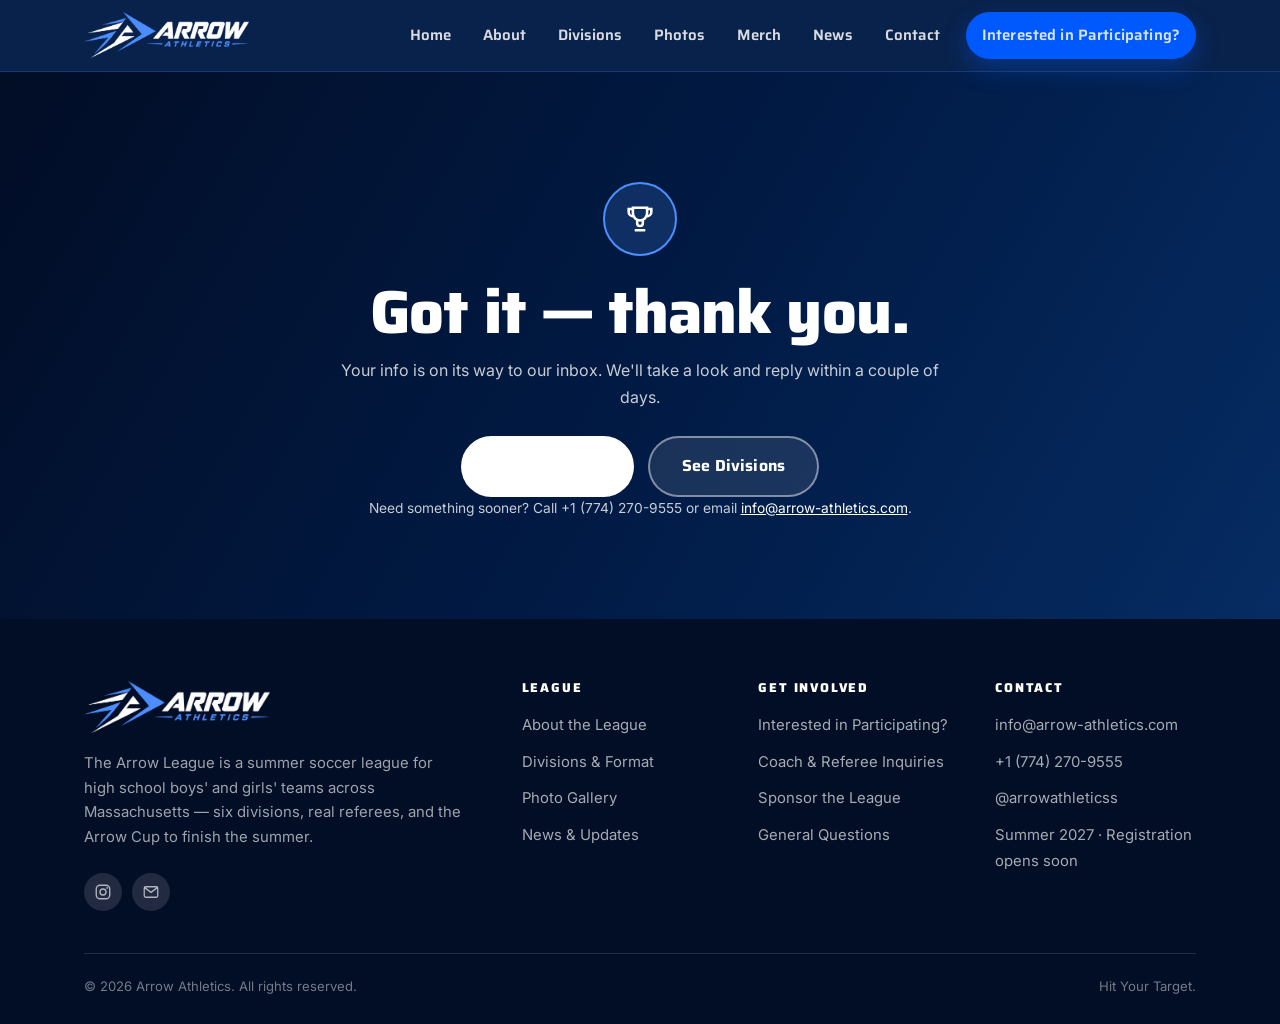
<file: thanks.html>
<!doctype html>
<html lang="en">
<head>
<meta charset="UTF-8">
<meta name="viewport" content="width=device-width, initial-scale=1.0">
<title>Thanks | Arrow Athletics</title>
<meta name="description" content="Your message has been received by Arrow Athletics.">
<link rel="icon" href="images/favicon.png" type="image/png">
<link rel="apple-touch-icon" href="images/apple-touch-icon.png">
<link rel="preconnect" href="https://fonts.googleapis.com">
<link rel="preconnect" href="https://fonts.gstatic.com" crossorigin>
<link href="https://fonts.googleapis.com/css2?family=Saira:ital,wght@0,500;0,600;0,700;0,800;1,700;1,800&family=Inter:wght@400;500;600&display=swap" rel="stylesheet">
<link rel="stylesheet" href="css/style.css">
<meta property="og:title" content="Thanks | Arrow Athletics">
<meta property="og:description" content="Your message has been received by Arrow Athletics.">
<meta property="og:image" content="https://arrow-athletics.com/images/logo.png">
<meta property="og:type" content="website">
<meta name="theme-color" content="#011B46">
</head>
<body>
<a class="skip-link" href="#main">Skip to content</a>
<header class="site-header">
  <div class="nav-wrap">
    <a href="index.html" class="brand" aria-label="Arrow Athletics home">
      <img src="images/logo-white.png" alt="Arrow Athletics" class="brand-logo">
    </a>
    <nav>
      <ul class="nav-links">
        <li><a href="index.html">Home</a></li>
        <li><a href="about.html">About</a></li>
        <li><a href="programs.html">Divisions</a></li>
        <li><a href="photos.html">Photos</a></li>
        <li><a href="merch.html">Merch</a></li>
        <li><a href="blog.html">News</a></li>
        <li><a href="contact.html">Contact</a></li>
        <li class="nav-cta"><a href="register.html" class="btn btn-primary btn-sm">Interested in Participating?</a></li>
      </ul>
    </nav>
    <button class="nav-toggle" aria-label="Toggle navigation" aria-expanded="false">
      <span></span><span></span><span></span>
    </button>
  </div>
</header>
<main id="main">

<section class="page-hero tall">
  <div class="container">
    <div class="check-mark"><svg width="24" height="24" viewBox="0 0 24 24" fill="none"><path d="M7 4h10v4a5 5 0 01-10 0V4z" stroke="currentColor" stroke-width="1.8"/><path d="M7 5H4v2a3 3 0 003 3M17 5h3v2a3 3 0 01-3 3" stroke="currentColor" stroke-width="1.8" stroke-linecap="round"/><path d="M10 13v2a2 2 0 002 2 2 2 0 002-2v-2M9 20h6" stroke="currentColor" stroke-width="1.8" stroke-linecap="round"/></svg></div>
    <h1>Got it &mdash; thank you.</h1>
    <p>Your info is on its way to our inbox. We'll take a look and reply within a couple of days.</p>
    <div class="cta-actions center-actions">
      <a href="index.html" class="btn btn-white btn-lg">Back to Home</a>
      <a href="programs.html" class="btn btn-ghost btn-lg">See Divisions</a>
    </div>
    <p class="fine-print light-print">Need something sooner? Call +1 (774) 270-9555 or email <a href="mailto:info@arrow-athletics.com">info@arrow-athletics.com</a>.</p>
  </div>
</section>
</main>
<footer class="site-footer">
  <div class="container">
    <div class="footer-grid">
      <div>
        <img src="images/logo-white.png" alt="Arrow Athletics" class="footer-logo">
        <p>The Arrow League is a summer soccer league for high school boys' and girls' teams across Massachusetts &mdash; six divisions, real referees, and the Arrow Cup to finish the summer.</p>
        <div class="social-row">
          <a href="https://instagram.com/arrowathleticss" aria-label="Instagram" title="@arrowathleticss on Instagram" target="_blank" rel="noopener">
            <svg width="18" height="18" viewBox="0 0 24 24" fill="none"><rect x="3" y="3" width="18" height="18" rx="5" stroke="currentColor" stroke-width="1.8"/><circle cx="12" cy="12" r="4" stroke="currentColor" stroke-width="1.8"/><circle cx="17.5" cy="6.5" r="1.2" fill="currentColor"/></svg>
          </a>
          <a href="mailto:info@arrow-athletics.com" aria-label="Email us" title="Email us">
            <svg width="18" height="18" viewBox="0 0 24 24" fill="none"><rect x="3" y="5" width="18" height="14" rx="2" stroke="currentColor" stroke-width="1.7"/><path d="M4 6.5l8 6 8-6" stroke="currentColor" stroke-width="1.7" stroke-linecap="round"/></svg>
          </a>
        </div>
      </div>
      <div>
        <h4>League</h4>
        <ul>
          <li><a href="about.html">About the League</a></li>
          <li><a href="programs.html">Divisions &amp; Format</a></li>
          <li><a href="photos.html">Photo Gallery</a></li>
          <li><a href="blog.html">News &amp; Updates</a></li>
        </ul>
      </div>
      <div>
        <h4>Get Involved</h4>
        <ul>
          <li><a href="register.html">Interested in Participating?</a></li>
          <li><a href="contact.html">Coach &amp; Referee Inquiries</a></li>
          <li><a href="contact.html">Sponsor the League</a></li>
          <li><a href="contact.html">General Questions</a></li>
        </ul>
      </div>
      <div>
        <h4>Contact</h4>
        <ul>
          <li><a href="mailto:info@arrow-athletics.com">info@arrow-athletics.com</a></li>
          <li><a href="tel:+17742709555">+1 (774) 270-9555</a></li>
          <li><a href="https://instagram.com/arrowathleticss" target="_blank" rel="noopener">@arrowathleticss</a></li>
          <li><span>Summer 2027 &middot; Registration opens soon</span></li>
        </ul>
      </div>
    </div>
    <div class="footer-bottom">
      <span>&copy; <span data-year>2026</span> Arrow Athletics. All rights reserved.</span>
      <span>Hit Your Target.</span>
    </div>
  </div>
</footer>
<script src="js/main.js"></script>
</body>
</html>
</file>
<file: css/style.css>
/* =========================================================
   Arrow Athletics — Arrow Cup
   Palette taken directly from the logo: navy #011B46 + electric blue #0059FC
   ========================================================= */

:root {
  --navy-deep: #020D26;
  --navy: #011B46;
  --navy-mid: #062C63;
  --blue: #0059FC;
  --blue-dark: #0047CC;
  --blue-lift: #4D8FFF;
  --cyan: #00B6E8;

  --bg: #F4F7FC;
  --paper: #FFFFFF;
  --ink: #0A1428;
  --ink-soft: #57627A;
  --line: #DFE6F2;

  --radius: 14px;
  --radius-lg: 22px;
  --radius-sm: 9px;
  --shadow: 0 10px 30px rgba(1, 27, 70, 0.08);
  --shadow-lg: 0 24px 60px rgba(1, 27, 70, 0.20);
  --max: 1160px;
  --font-head: 'Saira', 'Segoe UI', sans-serif;
  --font-body: 'Inter', 'Segoe UI', sans-serif;
}

* { box-sizing: border-box; }
html { scroll-behavior: smooth; }

body {
  margin: 0;
  font-family: var(--font-body);
  color: var(--ink);
  background: var(--bg);
  line-height: 1.65;
  -webkit-font-smoothing: antialiased;
}

img { max-width: 100%; display: block; }

h1, h2, h3, h4 {
  font-family: var(--font-head);
  line-height: 1.08;
  margin: 0 0 0.5em;
  color: var(--navy);
  font-weight: 800;
  letter-spacing: -0.015em;
}

h1 { font-size: clamp(2.2rem, 5.4vw, 3.8rem); }
h2 { font-size: clamp(1.7rem, 3.6vw, 2.5rem); }
h3 { font-size: 1.25rem; font-weight: 700; }

p { margin: 0 0 1em; color: var(--ink-soft); }

a { color: var(--blue); text-decoration: none; }
a:hover { text-decoration: underline; }

:focus-visible {
  outline: 3px solid var(--blue);
  outline-offset: 2px;
  border-radius: 4px;
}

.skip-link {
  position: absolute;
  left: -9999px;
  top: 0;
  background: var(--blue);
  color: #fff;
  padding: 12px 20px;
  z-index: 200;
}
.skip-link:focus { left: 0; }

.container { max-width: var(--max); margin: 0 auto; padding: 0 24px; }
.container.narrow { max-width: 820px; }

section { padding: 76px 0; }
.section-tight { padding: 40px 0 76px; }
.band { background: var(--paper); }

.eyebrow {
  display: inline-block;
  font-family: var(--font-head);
  font-weight: 700;
  font-size: 0.78rem;
  letter-spacing: 0.18em;
  text-transform: uppercase;
  color: var(--blue);
  margin: 0 0 12px;
}
.eyebrow.light { color: var(--blue-lift); }

.center { text-align: center; }
.stack { margin-bottom: 48px; }
.lede { font-size: 1.12rem; max-width: 620px; }
.mx-auto { margin-left: auto; margin-right: auto; }
.fine-print { font-size: 0.86rem; color: var(--ink-soft); margin-top: 28px; }
.light-print { color: rgba(255,255,255,0.65); }
.req { color: var(--blue); }
.accent { color: var(--blue-lift); font-style: italic; }

/* ---------- Buttons ---------- */
.btn {
  display: inline-flex;
  align-items: center;
  justify-content: center;
  gap: 8px;
  font-family: var(--font-head);
  font-weight: 700;
  font-size: 0.95rem;
  letter-spacing: 0.01em;
  padding: 13px 26px;
  border-radius: 999px;
  border: 2px solid transparent;
  cursor: pointer;
  transition: transform 0.15s ease, box-shadow 0.15s ease, background 0.15s ease, color 0.15s ease;
  text-decoration: none !important;
  white-space: nowrap;
}
.btn-lg { padding: 15px 32px; font-size: 1rem; }
.btn-sm { padding: 9px 18px; font-size: 0.85rem; }

.btn-primary { background: var(--blue); color: #fff; box-shadow: 0 10px 24px rgba(0, 89, 252, 0.32); }
.btn-primary:hover { background: var(--blue-dark); transform: translateY(-2px); }

.btn-navy { background: var(--navy); color: #fff; }
.btn-navy:hover { background: var(--navy-mid); transform: translateY(-2px); }

.btn-outline { background: transparent; border-color: rgba(255,255,255,0.5); color: #fff; }
.btn-outline:hover { background: rgba(255,255,255,0.12); border-color: #fff; transform: translateY(-2px); }

.btn-white { background: #fff; color: var(--navy); }
.btn-white:hover { background: #EAF1FF; transform: translateY(-2px); }

.btn-ghost { background: rgba(255,255,255,0.10); border-color: rgba(255,255,255,0.45); color: #fff; }
.btn-ghost:hover { background: rgba(255,255,255,0.2); transform: translateY(-2px); }

/* ---------- Header ---------- */
.site-header {
  position: sticky;
  top: 0;
  z-index: 100;
  background: rgba(1, 27, 70, 0.97);
  backdrop-filter: blur(8px);
  border-bottom: 1px solid rgba(77, 143, 255, 0.22);
}
.nav-wrap {
  max-width: var(--max);
  margin: 0 auto;
  padding: 12px 24px;
  display: flex;
  align-items: center;
  justify-content: space-between;
  gap: 20px;
}
.brand { display: flex; align-items: center; }
.brand:hover { text-decoration: none; }
.brand-logo { height: 46px; width: auto; }

.nav-links {
  display: flex;
  align-items: center;
  gap: 4px;
  list-style: none;
  margin: 0;
  padding: 0;
}
.nav-links a {
  display: block;
  color: rgba(255,255,255,0.84);
  font-family: var(--font-head);
  font-weight: 600;
  font-size: 0.94rem;
  padding: 9px 14px;
  border-radius: 999px;
  transition: background 0.15s ease, color 0.15s ease;
}
.nav-links a:hover, .nav-links a.active {
  background: rgba(77, 143, 255, 0.18);
  color: #fff;
  text-decoration: none;
}
.nav-cta { margin-left: 8px; }
.nav-cta a:hover { background: var(--blue-dark); }

.nav-toggle { display: none; background: none; border: none; cursor: pointer; padding: 8px; }
.nav-toggle span {
  display: block; width: 24px; height: 2px; background: #fff; margin: 5px 0;
}

@media (max-width: 900px) {
  .nav-toggle { display: block; }
  .nav-wrap { position: relative; }
  .nav-links {
    position: absolute;
    top: 100%;
    left: 0; right: 0;
    background: var(--navy-deep);
    flex-direction: column;
    align-items: stretch;
    padding: 12px 24px 22px;
    gap: 2px;
    display: none;
    border-bottom: 1px solid rgba(77,143,255,0.2);
  }
  .nav-links.open { display: flex; }
  .nav-links a { padding: 13px 10px; }
  .nav-cta { margin: 10px 0 0; }
  .nav-cta a { text-align: center; }
  .brand-logo { height: 38px; }
}

/* ---------- Hero ---------- */
.hero {
  position: relative;
  color: #fff;
  background: var(--navy-deep);
  overflow: hidden;
}
.hero-bg {
  position: absolute; inset: 0;
  background-size: cover;
  background-position: center;
}
.hero-overlay {
  position: absolute; inset: 0;
  background: linear-gradient(105deg, rgba(2,13,38,0.95) 12%, rgba(1,27,70,0.78) 55%, rgba(0,89,252,0.42));
}
.hero-inner {
  position: relative;
  padding: 104px 24px 88px;
  max-width: var(--max);
  margin: 0 auto;
}
.hero-inner h1 { color: #fff; max-width: 22ch; }
.hero-inner .lede { color: rgba(255,255,255,0.86); }
.hero-actions { display: flex; gap: 14px; flex-wrap: wrap; margin-top: 30px; }

.stat-strip {
  position: relative;
  display: grid;
  grid-template-columns: repeat(4, 1fr);
  gap: 1px;
  background: rgba(77,143,255,0.28);
  margin-top: 60px;
  border-radius: var(--radius);
  overflow: hidden;
}
.stat-item { background: rgba(2,13,38,0.72); padding: 22px 18px; text-align: center; }
.stat-item strong {
  display: block;
  font-family: var(--font-head);
  font-weight: 800;
  font-size: 1.9rem;
  color: #fff;
  line-height: 1.1;
}
.stat-item span { font-size: 0.82rem; color: rgba(255,255,255,0.72); }
@media (max-width: 700px) { .stat-strip { grid-template-columns: repeat(2, 1fr); } }

/* ---------- Inner page hero ---------- */
.page-hero {
  background: linear-gradient(120deg, var(--navy-deep), var(--navy) 55%, var(--navy-mid));
  color: #fff;
  padding: 72px 0 60px;
  text-align: center;
}
.page-hero.tall { padding: 110px 0 100px; }
.page-hero h1 { color: #fff; margin-bottom: 12px; }
.page-hero p { color: rgba(255,255,255,0.78); max-width: 620px; margin: 0 auto; }
.page-hero a { color: #fff; text-decoration: underline; }
.breadcrumb {
  font-family: var(--font-head);
  font-size: 0.78rem;
  color: var(--blue-lift);
  text-transform: uppercase;
  letter-spacing: 0.18em;
  margin: 0 0 14px;
  font-weight: 700;
}
.check-mark {
  width: 74px; height: 74px;
  margin: 0 auto 24px;
  border-radius: 50%;
  background: rgba(77,143,255,0.18);
  border: 2px solid var(--blue-lift);
  display: flex; align-items: center; justify-content: center;
  color: #fff;
}
.check-mark svg { width: 34px; height: 34px; }
.center-actions { justify-content: center; margin-top: 28px; }

/* ---------- Layout helpers ---------- */
.split {
  display: grid;
  grid-template-columns: 1fr 1fr;
  gap: 56px;
  align-items: center;
}
.split-media img { border-radius: var(--radius-lg); box-shadow: var(--shadow-lg); }
.merch-card {
  border-radius: var(--radius-lg);
  box-shadow: var(--shadow-lg);
  overflow: hidden;
  line-height: 0;
}
.merch-card img { width: 100%; height: auto; display: block; }
@media (max-width: 880px) { .split { grid-template-columns: 1fr; gap: 36px; } }

.grid { display: grid; gap: 28px; }
.grid.tight { gap: 16px; }
.grid-2 { grid-template-columns: repeat(2, 1fr); }
.grid-3 { grid-template-columns: repeat(3, 1fr); }
.grid-4 { grid-template-columns: repeat(4, 1fr); }
@media (max-width: 900px) { .grid-3, .grid-4 { grid-template-columns: repeat(2, 1fr); } }
@media (max-width: 620px) { .grid-2, .grid-3, .grid-4 { grid-template-columns: 1fr; } }

/* ---------- Cards ---------- */
.card {
  background: var(--paper);
  border-radius: var(--radius);
  overflow: hidden;
  box-shadow: var(--shadow);
  border: 1px solid var(--line);
  transition: transform 0.18s ease, box-shadow 0.18s ease;
  display: flex;
  flex-direction: column;
}
.card:hover { transform: translateY(-4px); box-shadow: var(--shadow-lg); }
/* display:block matters — these are <a> elements, and aspect-ratio is ignored on
   non-replaced inline boxes, which collapses the image to zero height */
.card-media { position: relative; display: block; aspect-ratio: 4 / 3; overflow: hidden; }
.card-media img { width: 100%; height: 100%; object-fit: cover; transition: transform 0.4s ease; }
.card:hover .card-media img { transform: scale(1.05); }
.card-feature .card-media { aspect-ratio: 16 / 9; }
.card-body { padding: 24px; flex: 1; display: flex; flex-direction: column; }
.card-body h3 { margin-bottom: 8px; }
.card-body h3 a { color: var(--navy); }
.card-body h3 a:hover { color: var(--blue); text-decoration: none; }
.card-body p { flex: 1; font-size: 0.96rem; }
.more-link { font-family: var(--font-head); font-weight: 700; font-size: 0.92rem; }

.thumb {
  display: block;
  position: relative;
  border-radius: var(--radius);
  overflow: hidden;
  aspect-ratio: 4/3;
  box-shadow: var(--shadow);
}
.thumb img { width: 100%; height: 100%; object-fit: cover; transition: transform 0.4s ease; }
.thumb:hover img { transform: scale(1.06); }

/* ---------- Tags ---------- */
.tag {
  display: inline-block;
  font-family: var(--font-head);
  font-weight: 700;
  font-size: 0.7rem;
  letter-spacing: 0.1em;
  text-transform: uppercase;
  padding: 5px 13px;
  border-radius: 999px;
  color: #fff;
  background: var(--blue);
}
.tag-boys { background: var(--blue); }
.tag-girls { background: var(--cyan); }
.tag-cup, .tag-news { background: var(--blue); }
.tag-tips { background: var(--cyan); }
.tag-coaches { background: var(--navy); }
.card-media .tag, .gallery-item .tag { position: absolute; top: 14px; left: 14px; }

/* ---------- Features ---------- */
.feature { display: flex; gap: 16px; align-items: flex-start; }
.feature-icon {
  flex-shrink: 0;
  width: 52px; height: 52px;
  border-radius: 14px;
  display: flex; align-items: center; justify-content: center;
  background: rgba(0, 89, 252, 0.10);
  color: var(--blue);
}
.feature h3 { margin-bottom: 6px; font-size: 1.08rem; }
.feature p { margin: 0; font-size: 0.94rem; }

/* ---------- Division blocks ---------- */
.league-block {
  background: var(--paper);
  border: 1px solid var(--line);
  border-radius: var(--radius-lg);
  padding: 40px;
  box-shadow: var(--shadow);
  margin-bottom: 32px;
  border-top: 6px solid var(--blue);
}
.league-block.girls { border-top-color: var(--cyan); }
.league-block h2 { margin: 12px 0 0; }
.league-photo {
  border-radius: var(--radius);
  overflow: hidden;
  aspect-ratio: 16 / 9;
  box-shadow: var(--shadow);
  margin: 18px 0 24px;
}
.league-photo img { width: 100%; height: 100%; object-fit: cover; object-position: 50% 35%; display: block; }
@media (max-width: 620px) { .league-photo { aspect-ratio: 4 / 3; } }
.league-head {
  display: flex;
  align-items: flex-end;
  justify-content: space-between;
  flex-wrap: wrap;
  gap: 18px;
  margin-bottom: 20px;
}
@media (max-width: 620px) { .league-block { padding: 28px 22px; } }

.table-wrap { overflow-x: auto; }
.age-table { width: 100%; border-collapse: collapse; margin-top: 14px; font-size: 0.95rem; min-width: 460px; }
.age-table th, .age-table td { text-align: left; padding: 13px 14px; border-bottom: 1px solid var(--line); }
.age-table th {
  font-family: var(--font-head);
  font-size: 0.76rem;
  letter-spacing: 0.1em;
  text-transform: uppercase;
  color: var(--ink-soft);
}
.age-table td { color: var(--ink-soft); }
.age-table td strong { color: var(--navy); font-family: var(--font-head); }

/* ---------- CTA banner ---------- */
.cta-banner {
  background: linear-gradient(115deg, var(--navy) 10%, var(--blue-dark) 70%, var(--blue));
  color: #fff;
  border-radius: var(--radius-lg);
  padding: 60px 48px;
  text-align: center;
  box-shadow: var(--shadow-lg);
}
.cta-banner h2 { color: #fff; }
.cta-banner p { color: rgba(255,255,255,0.88); }
.cta-actions { display: flex; gap: 14px; flex-wrap: wrap; justify-content: center; margin-top: 26px; }
@media (max-width: 620px) { .cta-banner { padding: 40px 24px; } }

/* ---------- Gallery ---------- */
.filter-bar { display: flex; gap: 10px; flex-wrap: wrap; justify-content: center; margin-bottom: 36px; }
.filter-btn {
  font-family: var(--font-head);
  font-weight: 700;
  font-size: 0.88rem;
  padding: 9px 20px;
  border-radius: 999px;
  border: 1.5px solid var(--line);
  background: #fff;
  color: var(--ink-soft);
  cursor: pointer;
  transition: all 0.15s ease;
}
.filter-btn:hover { border-color: var(--blue); color: var(--blue); }
.filter-btn.active { background: var(--navy); border-color: var(--navy); color: #fff; }

.gallery-grid { display: grid; grid-template-columns: repeat(4, 1fr); gap: 18px; }
@media (max-width: 900px) { .gallery-grid { grid-template-columns: repeat(2, 1fr); } }
@media (max-width: 480px) { .gallery-grid { grid-template-columns: 1fr; } }

.gallery-item {
  position: relative;
  margin: 0;
  border-radius: var(--radius);
  overflow: hidden;
  cursor: pointer;
  aspect-ratio: 4/3;
  box-shadow: var(--shadow);
}
.gallery-item img { width: 100%; height: 100%; object-fit: cover; transition: transform 0.35s ease; }
.gallery-item:hover img { transform: scale(1.06); }
.gallery-cap {
  position: absolute; left: 0; right: 0; bottom: 0;
  padding: 16px 14px 13px;
  background: linear-gradient(to top, rgba(2,13,38,0.92), rgba(2,13,38,0));
  color: #fff;
  font-size: 0.86rem;
  font-family: var(--font-head);
  font-weight: 600;
}

.lightbox {
  position: fixed; inset: 0;
  background: rgba(2, 13, 38, 0.94);
  display: none;
  align-items: center; justify-content: center;
  z-index: 1000;
  padding: 40px 20px;
}
.lightbox.open { display: flex; }
.lightbox img { max-width: min(900px, 100%); max-height: 82vh; border-radius: 10px; }
.lightbox-close {
  position: absolute; top: 24px; right: 28px;
  background: rgba(255,255,255,0.14); color: #fff; border: none;
  width: 42px; height: 42px; border-radius: 50%; font-size: 1.3rem; cursor: pointer;
}
.lightbox-nav {
  position: absolute; top: 50%; transform: translateY(-50%);
  background: rgba(255,255,255,0.14); color: #fff; border: none;
  width: 48px; height: 48px; border-radius: 50%; font-size: 1.4rem; cursor: pointer;
}
.lightbox-prev { left: 20px; }
.lightbox-next { right: 20px; }

/* ---------- Forms ---------- */
.contact-layout {
  display: grid;
  grid-template-columns: 360px 1fr;
  gap: 44px;
  align-items: start;
}
@media (max-width: 900px) { .contact-layout { grid-template-columns: 1fr; gap: 32px; } }

.card-form {
  background: var(--paper);
  border: 1px solid var(--line);
  border-radius: var(--radius-lg);
  padding: 36px;
  box-shadow: var(--shadow);
}
@media (max-width: 620px) { .card-form { padding: 24px 20px; } }

.form-grid { display: grid; grid-template-columns: 1fr 1fr; gap: 18px; }
.form-grid .full { grid-column: 1 / -1; }
@media (max-width: 640px) { .form-grid { grid-template-columns: 1fr; } }

label {
  display: block;
  font-family: var(--font-head);
  font-weight: 600;
  font-size: 0.88rem;
  margin-bottom: 6px;
  color: var(--navy);
}
input, select, textarea {
  width: 100%;
  padding: 12px 14px;
  border: 1.5px solid var(--line);
  border-radius: var(--radius-sm);
  font-family: var(--font-body);
  font-size: 0.96rem;
  background: #fff;
  color: var(--ink);
}
input:focus, select:focus, textarea:focus {
  outline: none;
  border-color: var(--blue);
  box-shadow: 0 0 0 3px rgba(0, 89, 252, 0.16);
}
textarea { resize: vertical; min-height: 130px; }
.form-note { font-size: 0.86rem; color: var(--ink-soft); margin: 14px 0 0; }
.form-success {
  display: none;
  background: rgba(0, 89, 252, 0.08);
  color: var(--navy);
  border: 1px solid rgba(0, 89, 252, 0.28);
  padding: 14px 18px;
  border-radius: var(--radius-sm);
  font-size: 0.92rem;
  margin-top: 16px;
}
.form-success.show { display: block; }

.contact-info-card {
  background: linear-gradient(150deg, var(--navy), var(--navy-mid));
  color: #fff;
  border-radius: var(--radius-lg);
  padding: 34px;
}
.contact-info-card h3 { color: #fff; }
.contact-row { display: flex; gap: 14px; align-items: flex-start; margin-bottom: 20px; }
.contact-row:last-of-type { margin-bottom: 0; }
.contact-row .ic { color: var(--blue-lift); flex-shrink: 0; margin-top: 3px; }
.contact-row strong { display: block; color: #fff; font-family: var(--font-head); font-size: 0.95rem; }
.contact-row span, .contact-row a { color: rgba(255,255,255,0.78); font-size: 0.93rem; }
.contact-row a:hover { color: #fff; }

.social-row { display: flex; gap: 10px; margin-top: 24px; }
.social-row a {
  width: 38px; height: 38px;
  border-radius: 50%;
  background: rgba(255,255,255,0.12);
  display: flex; align-items: center; justify-content: center;
  color: #fff;
}
.social-row a:hover { background: var(--blue); }

/* ---------- FAQ ---------- */
.faq { display: grid; gap: 12px; }
.faq-item {
  background: var(--bg);
  border: 1px solid var(--line);
  border-radius: var(--radius);
  padding: 18px 22px;
}
.faq-item summary {
  cursor: pointer;
  font-family: var(--font-head);
  font-weight: 700;
  color: var(--navy);
  font-size: 1.02rem;
  list-style: none;
  display: flex;
  justify-content: space-between;
  gap: 16px;
}
.faq-item summary::-webkit-details-marker { display: none; }
.faq-item summary::after {
  content: "+";
  color: var(--blue);
  font-size: 1.3rem;
  line-height: 1;
  flex-shrink: 0;
}
.faq-item[open] summary::after { content: "–"; }
.faq-item p { margin: 12px 0 0; font-size: 0.96rem; }

/* ---------- Article ---------- */
.article-hero {
  background: linear-gradient(120deg, var(--navy-deep), var(--navy) 60%, var(--navy-mid));
  color: #fff;
  padding: 56px 0 0;
  text-align: center;
}
.article-hero .container { padding-bottom: 44px; }
.article-hero h1 { color: #fff; max-width: 20ch; margin: 16px auto 0; }
.article-meta { color: rgba(255,255,255,0.6); font-size: 0.9rem; margin: 14px 0 0; }
.back-link {
  display: inline-block;
  font-family: var(--font-head);
  font-weight: 700;
  font-size: 0.9rem;
  color: rgba(255,255,255,0.75) !important;
  margin-bottom: 18px;
  text-decoration: none !important;
}
.back-link:hover { color: #fff !important; }
.article-cover {
  border-radius: var(--radius-lg);
  overflow: hidden;
  margin: 0 auto;
  max-width: 900px;
  transform: translateY(40px);
  box-shadow: var(--shadow-lg);
}
.article-body { max-width: 720px; margin: 76px auto 0; }
.article-body h2 { margin-top: 1.6em; font-size: 1.5rem; }
.article-body p, .article-body li { color: var(--ink); font-size: 1.05rem; }
.article-body ul { padding-left: 1.2em; }
.article-body li { margin-bottom: 8px; }
.article-cta {
  margin-top: 56px;
  padding: 32px;
  background: var(--paper);
  border: 1px solid var(--line);
  border-left: 5px solid var(--blue);
  border-radius: var(--radius);
}
.article-cta h3 { margin-bottom: 6px; }
.article-cta p { margin-bottom: 18px; }

/* ---------- Footer ---------- */
.site-footer {
  background: var(--navy-deep);
  color: rgba(255,255,255,0.7);
  padding: 62px 0 26px;
}
.footer-grid {
  display: grid;
  grid-template-columns: 2fr 1fr 1fr 1fr;
  gap: 36px;
  margin-bottom: 42px;
}
@media (max-width: 860px) { .footer-grid { grid-template-columns: 1fr 1fr; } }
@media (max-width: 520px) { .footer-grid { grid-template-columns: 1fr; } }
.footer-logo { height: 52px; width: auto; margin-bottom: 18px; }
.site-footer p { color: rgba(255,255,255,0.62); font-size: 0.93rem; max-width: 42ch; }
.footer-grid h4 {
  color: #fff;
  font-size: 0.8rem;
  letter-spacing: 0.14em;
  text-transform: uppercase;
  margin-bottom: 16px;
}
.footer-grid ul { list-style: none; margin: 0; padding: 0; }
.footer-grid li { margin-bottom: 10px; }
.footer-grid a, .footer-grid span { color: rgba(255,255,255,0.65); font-size: 0.93rem; }
.footer-grid a:hover { color: #fff; }
.footer-bottom {
  border-top: 1px solid rgba(255,255,255,0.12);
  padding-top: 22px;
  display: flex;
  justify-content: space-between;
  flex-wrap: wrap;
  gap: 10px;
  font-size: 0.82rem;
  color: rgba(255,255,255,0.45);
}

@media (prefers-reduced-motion: reduce) {
  * { transition: none !important; scroll-behavior: auto !important; }
}

/* =========================================================
   v9 additions: founders, mission, season steps, what's included,
   interest-form steps, news "coming soon"
   ========================================================= */
.section-flush { padding-top: 0; }
.tall-photo { width: 100%; aspect-ratio: 4 / 5; object-fit: cover; object-position: 50% 30%; }
.signoff { font-family: var(--font-head); font-weight: 600; color: var(--navy); margin-top: 6px; }

.mission-band {
  background: linear-gradient(115deg, var(--navy-deep) 10%, var(--navy) 60%, var(--navy-mid));
  padding: 76px 0;
}
.mission-text {
  font-family: var(--font-head);
  font-size: clamp(1.5rem, 3.2vw, 2.3rem);
  font-weight: 700;
  line-height: 1.25;
  color: #fff;
  margin: 0;
  text-wrap: balance;
}

.founders { display: grid; grid-template-columns: 0.85fr 1.15fr; gap: 32px; align-items: stretch; }
.founders-photo img {
  width: 100%; height: 100%; min-height: 420px;
  object-fit: cover; object-position: 50% 25%;
  border-radius: var(--radius-lg); box-shadow: var(--shadow);
}
.founders-cards { display: grid; gap: 24px; }
.founder-card {
  display: grid; grid-template-columns: 150px 1fr; gap: 24px; align-items: start;
  background: var(--paper); border: 1px solid var(--line); border-radius: var(--radius);
  box-shadow: var(--shadow); padding: 24px;
}
.founder-card img { width: 150px; height: 203px; object-fit: cover; border-radius: var(--radius-sm); }
.founder-head { display: flex; flex-wrap: wrap; align-items: center; gap: 8px 12px; margin-bottom: 12px; }
.founder-head h3 { margin: 0; font-size: 1.35rem; color: var(--navy); }
.role-pill {
  background: var(--blue); color: #fff; border-radius: 999px; padding: 4px 11px;
  font-size: 0.72rem; font-weight: 700; letter-spacing: 0.08em; text-transform: uppercase;
}
.founder-list { margin: 0; padding-left: 18px; color: var(--ink-soft); font-size: 0.95rem; }
.founder-list li { margin-bottom: 6px; }
@media (max-width: 900px) {
  .founders { grid-template-columns: 1fr; }
  .founders-photo img { min-height: 0; height: auto; aspect-ratio: 4 / 3; }
}
@media (max-width: 520px) {
  .founder-card { grid-template-columns: 1fr; }
  .founder-card img { width: 120px; height: 162px; }
}

.why-close { margin: 36px auto 0; font-weight: 600; color: var(--navy); font-size: 1.05rem; }
.intro-block { margin-bottom: 48px; }

.steps { display: grid; gap: 24px; }
.step-card {
  background: var(--paper); border: 1px solid var(--line); border-radius: var(--radius);
  box-shadow: var(--shadow); padding: 28px 26px;
}
.step-num {
  display: inline-flex; align-items: center; justify-content: center;
  width: 44px; height: 44px; margin-bottom: 16px; border-radius: 12px;
  background: var(--blue); color: #fff;
  font-family: var(--font-head); font-weight: 700; font-size: 1.25rem;
}
.step-card h3 { margin-bottom: 10px; color: var(--navy); }
.step-card p { margin: 0; font-size: 0.95rem; }
.step-card ul { margin: 0; padding-left: 18px; color: var(--ink-soft); font-size: 0.95rem; }
.step-card li { margin-bottom: 6px; }

.stat-tiles { display: grid; grid-template-columns: repeat(4, 1fr); gap: 20px; margin-bottom: 28px; }
.stat-tile { background: var(--blue); color: #fff; border-radius: var(--radius); padding: 22px 24px; }
.stat-tile strong {
  display: block; font-family: var(--font-head); font-style: italic; font-weight: 800;
  font-size: 2.6rem; line-height: 1; margin-bottom: 6px;
}
.stat-tile span { font-size: 0.92rem; font-weight: 600; color: rgba(255,255,255,0.86); }
@media (max-width: 700px) { .stat-tiles { grid-template-columns: repeat(2, 1fr); } }

.info-cards { display: grid; grid-template-columns: 1.5fr 1fr 1fr; gap: 24px; }
.info-card {
  background: var(--paper); border: 1px solid var(--line); border-radius: var(--radius);
  box-shadow: var(--shadow); padding: 26px;
}
.info-head { display: flex; align-items: center; gap: 14px; margin-bottom: 14px; }
.info-head h3 { margin: 0; color: var(--navy); }
.info-card ul { margin: 0; padding-left: 18px; color: var(--ink-soft); font-size: 0.95rem; }
.info-card li { margin-bottom: 8px; }
@media (max-width: 980px) { .info-cards { grid-template-columns: 1fr; } }

.coming-soon {
  text-align: center; background: var(--paper); border: 1px solid var(--line);
  border-radius: var(--radius-lg); box-shadow: var(--shadow); padding: 56px 40px;
}
.coming-soon .feature-icon { width: 64px; height: 64px; margin: 0 auto 18px; }
.coming-soon p { max-width: 52ch; margin-left: auto; margin-right: auto; }
@media (max-width: 620px) { .coming-soon { padding: 40px 22px; } }

textarea.short { min-height: 96px; }

/* The longer "Interested in Participating?" button needs a little room in the nav */
@media (min-width: 901px) and (max-width: 1200px) {
  .nav-links a { padding: 9px 10px; }
  .nav-cta .btn-sm { padding-left: 14px; padding-right: 14px; }
}
.nowrap { white-space: nowrap; }
@media (max-width: 620px) { .grid-4.tight { grid-template-columns: repeat(2, 1fr); } }
</file>
